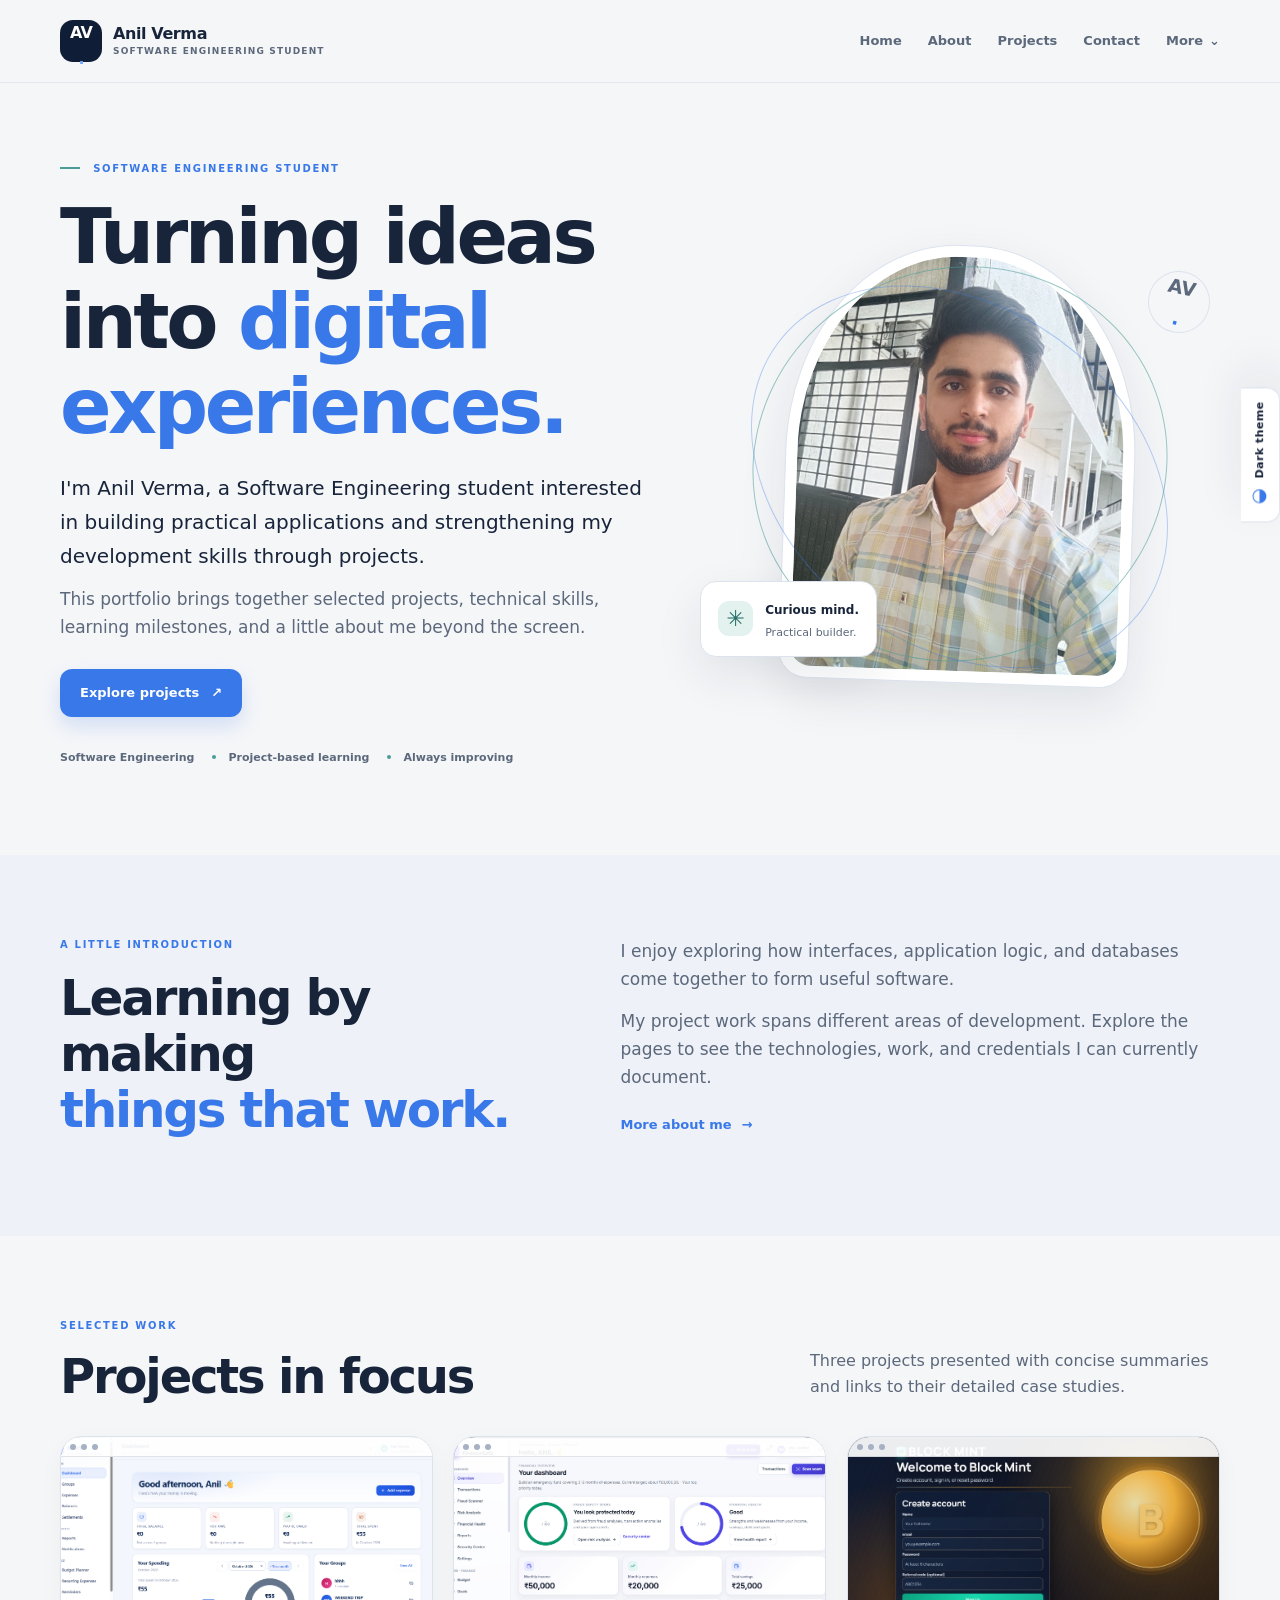
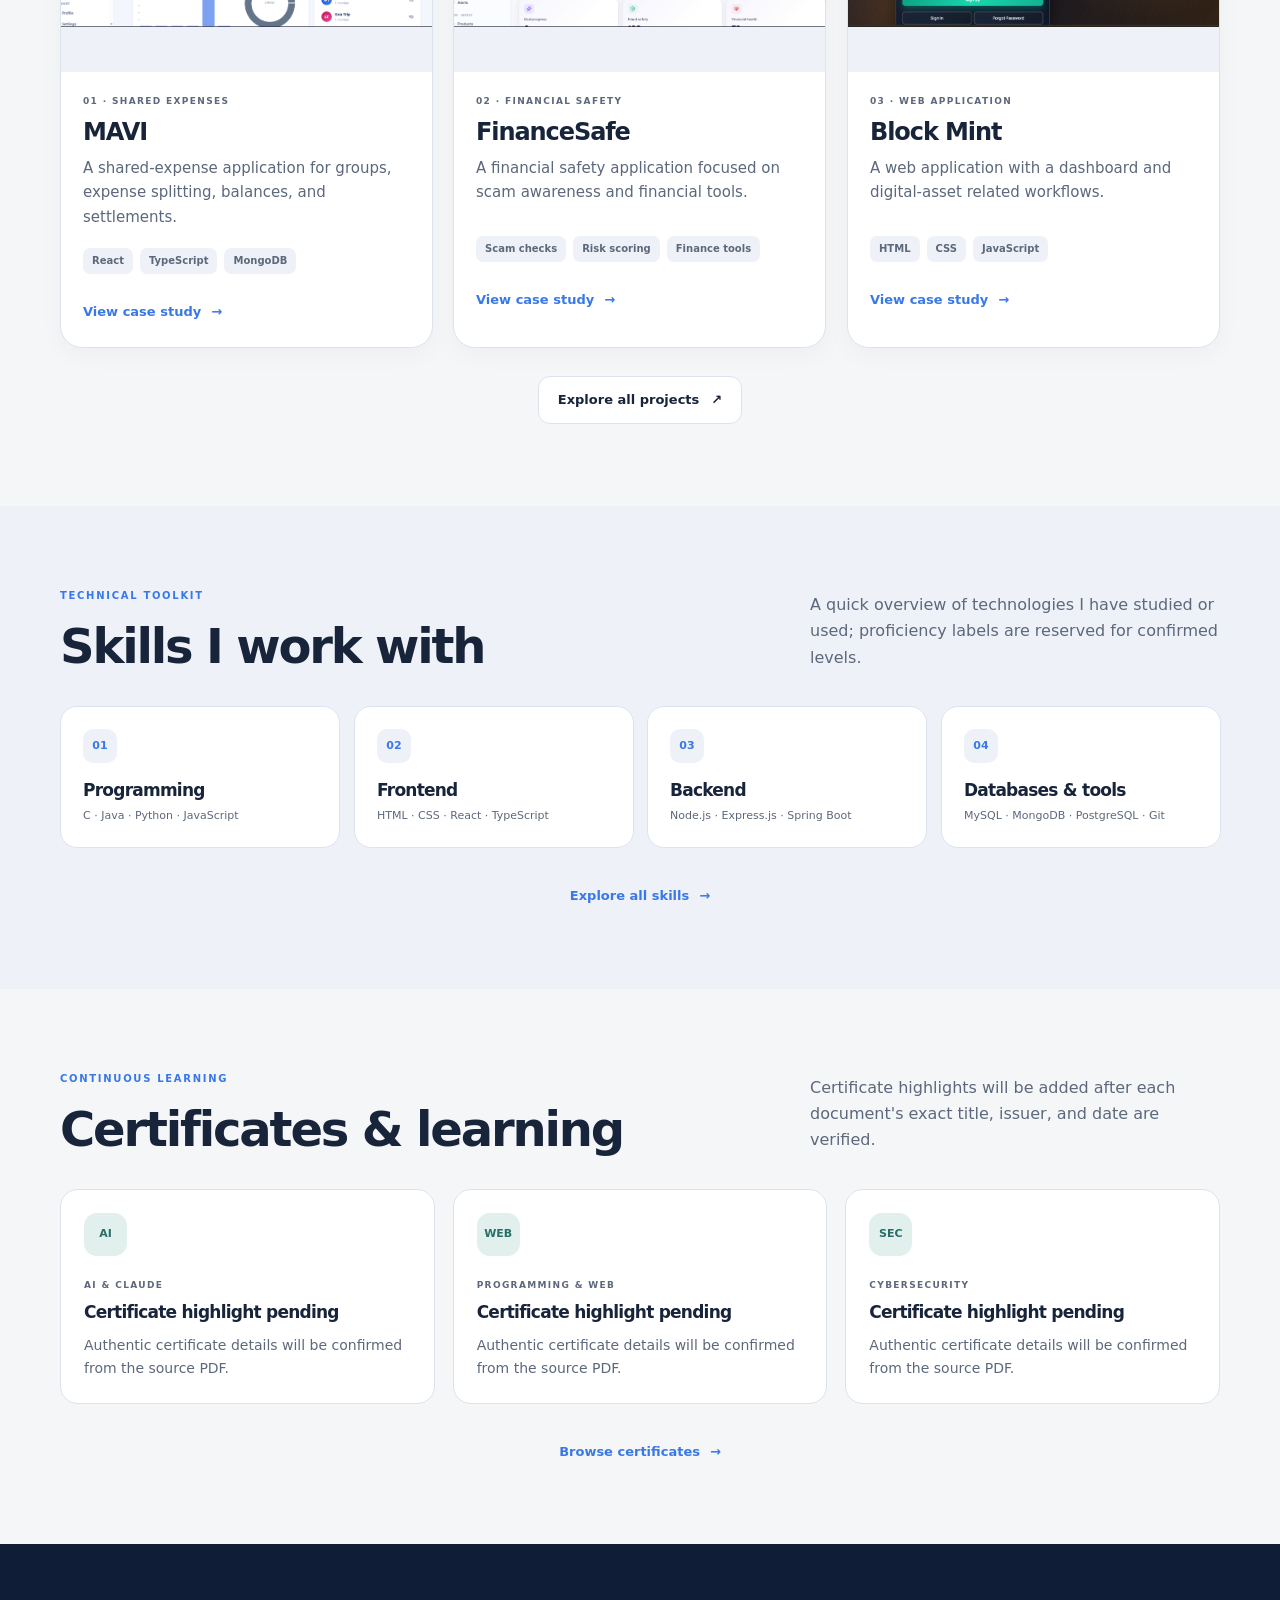
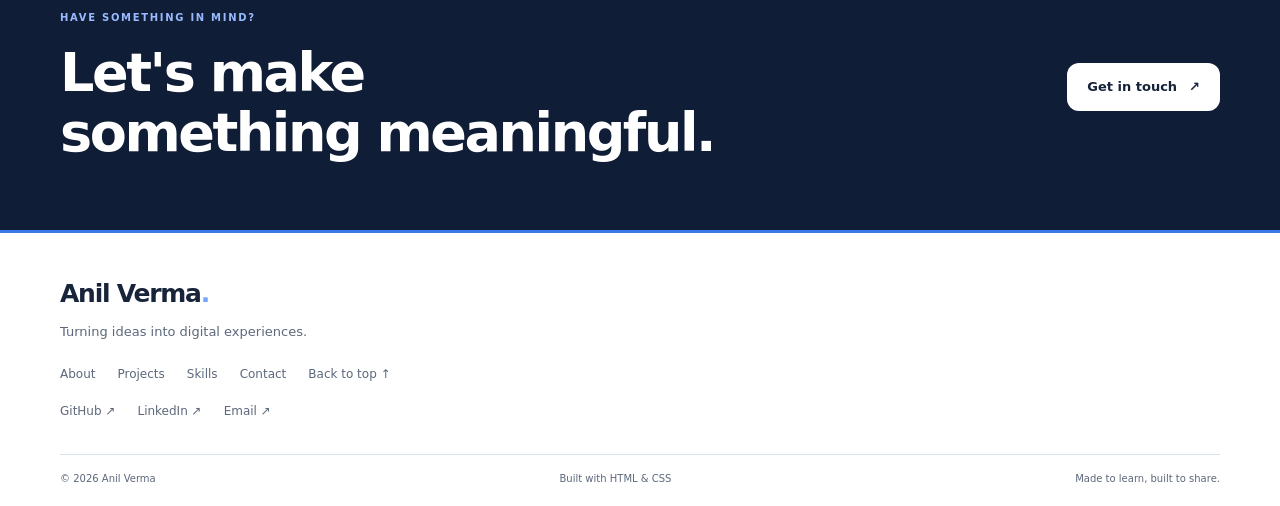
<file: index.html>
<!doctype html>
<html lang="en">
<head>
  <meta charset="utf-8">
  <meta name="viewport" content="width=device-width, initial-scale=1">
  <meta name="color-scheme" content="light dark">
  <meta name="description" content="Anil Verma — Software Engineering Student. Explore projects, skills, certificates, and interests.">
  <title>Home | Anil Verma</title>
  <link rel="stylesheet" href="css/style.css">
  <link rel="stylesheet" href="css/responsive.css">
  <link rel="stylesheet" href="css/animations.css">
</head>
<body>
<a class="skip-link" href="#main-content">Skip to content</a>
<input class="theme-toggle-input" type="checkbox" id="theme-toggle" aria-label="Enable dark theme">
<div class="site-shell" id="top">
  <header class="site-header"><div class="nav-wrap">
    <a class="brand" href="index.html" aria-label="Anil Verma home"><span class="brand-mark">AV<span>.</span></span><span class="brand-name">Anil Verma<small>SOFTWARE ENGINEERING STUDENT</small></span></a>
    <nav class="desktop-nav" aria-label="Main navigation"><a href="index.html">Home</a><a href="about.html">About</a><a href="projects.html">Projects</a><a href="contact.html">Contact</a><details class="nav-more"><summary>More <span aria-hidden="true">⌄</span></summary><div class="nav-dropdown"><a href="skills.html">Skills</a><a href="certificates.html">Certificates</a><a href="experience.html">Experience</a><a href="hobbies.html">Hobbies</a></div></details></nav>
    <details class="mobile-menu"><summary aria-label="Open navigation menu"><span></span><span></span><span></span><b>Menu</b></summary><nav aria-label="Mobile navigation"><a href="index.html">Home</a><a href="about.html">About</a><a href="skills.html">Skills</a><a href="projects.html">Projects</a><a href="certificates.html">Certificates</a><a href="experience.html">Experience</a><a href="hobbies.html">Hobbies</a><a href="contact.html">Contact</a></nav></details>
  </div></header>
  <label class="theme-toggle" for="theme-toggle"><span class="theme-toggle-icon" aria-hidden="true">◐</span><span class="theme-toggle-label">Dark theme</span></label>
  <main id="main-content" tabindex="-1">
<section class="hero section-wrap" id="top">
  <div class="hero-copy">
    <p class="eyebrow"><span class="eyebrow-mark"></span> SOFTWARE ENGINEERING STUDENT</p>
    <h1>Turning ideas into <span class="text-accent">digital experiences.</span></h1>
    <p class="hero-lead">I'm Anil Verma, a Software Engineering student interested in building practical applications and strengthening my development skills through projects.</p>
    <p class="hero-support">This portfolio brings together selected projects, technical skills, learning milestones, and a little about me beyond the screen.</p>
    <div class="button-row"><a class="button button-primary" href="projects.html">Explore projects <span aria-hidden="true">↗</span></a></div>
    <div class="hero-meta"><span>Software Engineering</span><span>Project-based learning</span><span>Always improving</span></div>
  </div>
  <div class="hero-visual">
    <div class="hero-photo-frame"><img src="assets/images/profile/profile-portrait.jpg" alt="Portrait of Anil Verma" class="hero-photo"><span class="photo-orbit orbit-one"></span><span class="photo-orbit orbit-two"></span></div>
    <div class="floating-note"><span class="note-symbol" aria-hidden="true">✳</span><div><strong>Curious mind.</strong><p>Practical builder.</p></div></div>
    <span class="hero-stamp" aria-hidden="true">AV<span>.</span></span>
  </div>
</section>
<section class="section section-soft"><div class="section-wrap intro-grid"><div><p class="eyebrow">A LITTLE INTRODUCTION</p><h2>Learning by making<br><span class="text-accent">things that work.</span></h2></div><div class="intro-copy"><p>I enjoy exploring how interfaces, application logic, and databases come together to form useful software.</p><p>My project work spans different areas of development. Explore the pages to see the technologies, work, and credentials I can currently document.</p><a class="text-link" href="about.html">More about me <span aria-hidden="true">→</span></a></div></div></section>
<section class="section section-wrap"><div class="section-heading"><div><p class="eyebrow">SELECTED WORK</p><h2>Projects in focus</h2></div><p class="section-intro">Three projects presented with concise summaries and links to their detailed case studies.</p></div>
  <div class="project-grid home-project-grid">
    <article class="project-card"><a class="project-preview project-preview-image" href="projects.html#mavi" aria-label="View MAVI case study"><span class="preview-window" aria-hidden="true"><i></i><i></i><i></i></span><img src="assets/images/projects/mavi-dashboard.png" alt="MAVI dashboard showing the spending summary, balances, and groups." loading="lazy"></a><div class="project-card-body"><p class="card-kicker">01 · SHARED EXPENSES</p><h3>MAVI</h3><p>A shared-expense application for groups, expense splitting, balances, and settlements.</p><div class="tag-row"><span>React</span><span>TypeScript</span><span>MongoDB</span></div><a class="text-link" href="projects.html#mavi">View case study <span aria-hidden="true">→</span></a></div></article>
    <article class="project-card"><a class="project-preview project-preview-image" href="projects.html#financesafe" aria-label="View FinanceSafe case study"><span class="preview-window" aria-hidden="true"><i></i><i></i><i></i></span><img src="assets/images/projects/financesafe-dashboard.png" alt="FinanceSafe dashboard showing fraud safety and financial health." loading="lazy"></a><div class="project-card-body"><p class="card-kicker">02 · FINANCIAL SAFETY</p><h3>FinanceSafe</h3><p>A financial safety application focused on scam awareness and financial tools.</p><div class="tag-row"><span>Scam checks</span><span>Risk scoring</span><span>Finance tools</span></div><a class="text-link" href="projects.html#financesafe">View case study <span aria-hidden="true">→</span></a></div></article>
    <article class="project-card"><a class="project-preview project-preview-image" href="projects.html#block-mint" aria-label="View Block Mint case study"><span class="preview-window" aria-hidden="true"><i></i><i></i><i></i></span><img src="assets/images/projects/block-mint-signup.png" alt="Block Mint account creation interface." loading="lazy"></a><div class="project-card-body"><p class="card-kicker">03 · WEB APPLICATION</p><h3>Block Mint</h3><p>A web application with a dashboard and digital-asset related workflows.</p><div class="tag-row"><span>HTML</span><span>CSS</span><span>JavaScript</span></div><a class="text-link" href="projects.html#block-mint">View case study <span aria-hidden="true">→</span></a></div></article>
  </div><div class="section-end-link"><a class="button button-secondary" href="projects.html">Explore all projects <span aria-hidden="true">↗</span></a></div>
</section>
<section class="section section-soft"><div class="section-wrap"><div class="section-heading"><div><p class="eyebrow">TECHNICAL TOOLKIT</p><h2>Skills I work with</h2></div><p class="section-intro">A quick overview of technologies I have studied or used; proficiency labels are reserved for confirmed levels.</p></div><div class="skill-preview-grid"><a class="skill-preview" href="skills.html#programming"><span class="skill-number">01</span><h3>Programming</h3><p>C · Java · Python · JavaScript</p></a><a class="skill-preview" href="skills.html#frontend"><span class="skill-number">02</span><h3>Frontend</h3><p>HTML · CSS · React · TypeScript</p></a><a class="skill-preview" href="skills.html#backend"><span class="skill-number">03</span><h3>Backend</h3><p>Node.js · Express.js · Spring Boot</p></a><a class="skill-preview" href="skills.html#databases"><span class="skill-number">04</span><h3>Databases & tools</h3><p>MySQL · MongoDB · PostgreSQL · Git</p></a></div><div class="section-end-link"><a class="text-link" href="skills.html">Explore all skills <span aria-hidden="true">→</span></a></div></div></section>
<section class="section section-wrap"><div class="section-heading"><div><p class="eyebrow">CONTINUOUS LEARNING</p><h2>Certificates & learning</h2></div><p class="section-intro">Certificate highlights will be added after each document's exact title, issuer, and date are verified.</p></div><div class="certificate-highlight-grid"><article class="certificate-highlight"><span class="highlight-mark">AI</span><p class="card-kicker">AI & CLAUDE</p><h3>Certificate highlight pending</h3><p>Authentic certificate details will be confirmed from the source PDF.</p></article><article class="certificate-highlight"><span class="highlight-mark">WEB</span><p class="card-kicker">PROGRAMMING & WEB</p><h3>Certificate highlight pending</h3><p>Authentic certificate details will be confirmed from the source PDF.</p></article><article class="certificate-highlight"><span class="highlight-mark">SEC</span><p class="card-kicker">CYBERSECURITY</p><h3>Certificate highlight pending</h3><p>Authentic certificate details will be confirmed from the source PDF.</p></article></div><div class="section-end-link"><a class="text-link" href="certificates.html">Browse certificates <span aria-hidden="true">→</span></a></div></section>
<section class="contact-cta"><div class="section-wrap cta-inner"><div><p class="eyebrow eyebrow-light">HAVE SOMETHING IN MIND?</p><h2>Let's make<br>something meaningful.</h2></div><a class="button button-light" href="contact.html">Get in touch <span aria-hidden="true">↗</span></a></div></section>
</main>
  <footer class="site-footer"><div class="section-wrap footer-main"><a class="footer-brand" href="index.html">Anil Verma<span>.</span></a><p>Turning ideas into digital experiences.</p><nav class="footer-links" aria-label="Footer navigation"><a href="about.html">About</a><a href="projects.html">Projects</a><a href="skills.html">Skills</a><a href="contact.html">Contact</a><a href="#top">Back to top ↑</a></nav><div class="footer-social"><a href="https://github.com/anil-4115/" target="_blank" rel="noopener noreferrer">GitHub ↗</a><a href="https://www.linkedin.com/in/anil-verma-aa297a3b1" target="_blank" rel="noopener noreferrer">LinkedIn ↗</a><a href="mailto:202401100015@mitaoe.ac.in">Email ↗</a></div></div><div class="footer-bottom section-wrap"><span>© 2026 Anil Verma</span><span>Built with HTML & CSS</span><span>Made to learn, built to share.</span></div></footer>
</div>
</body>
</html>
</file>
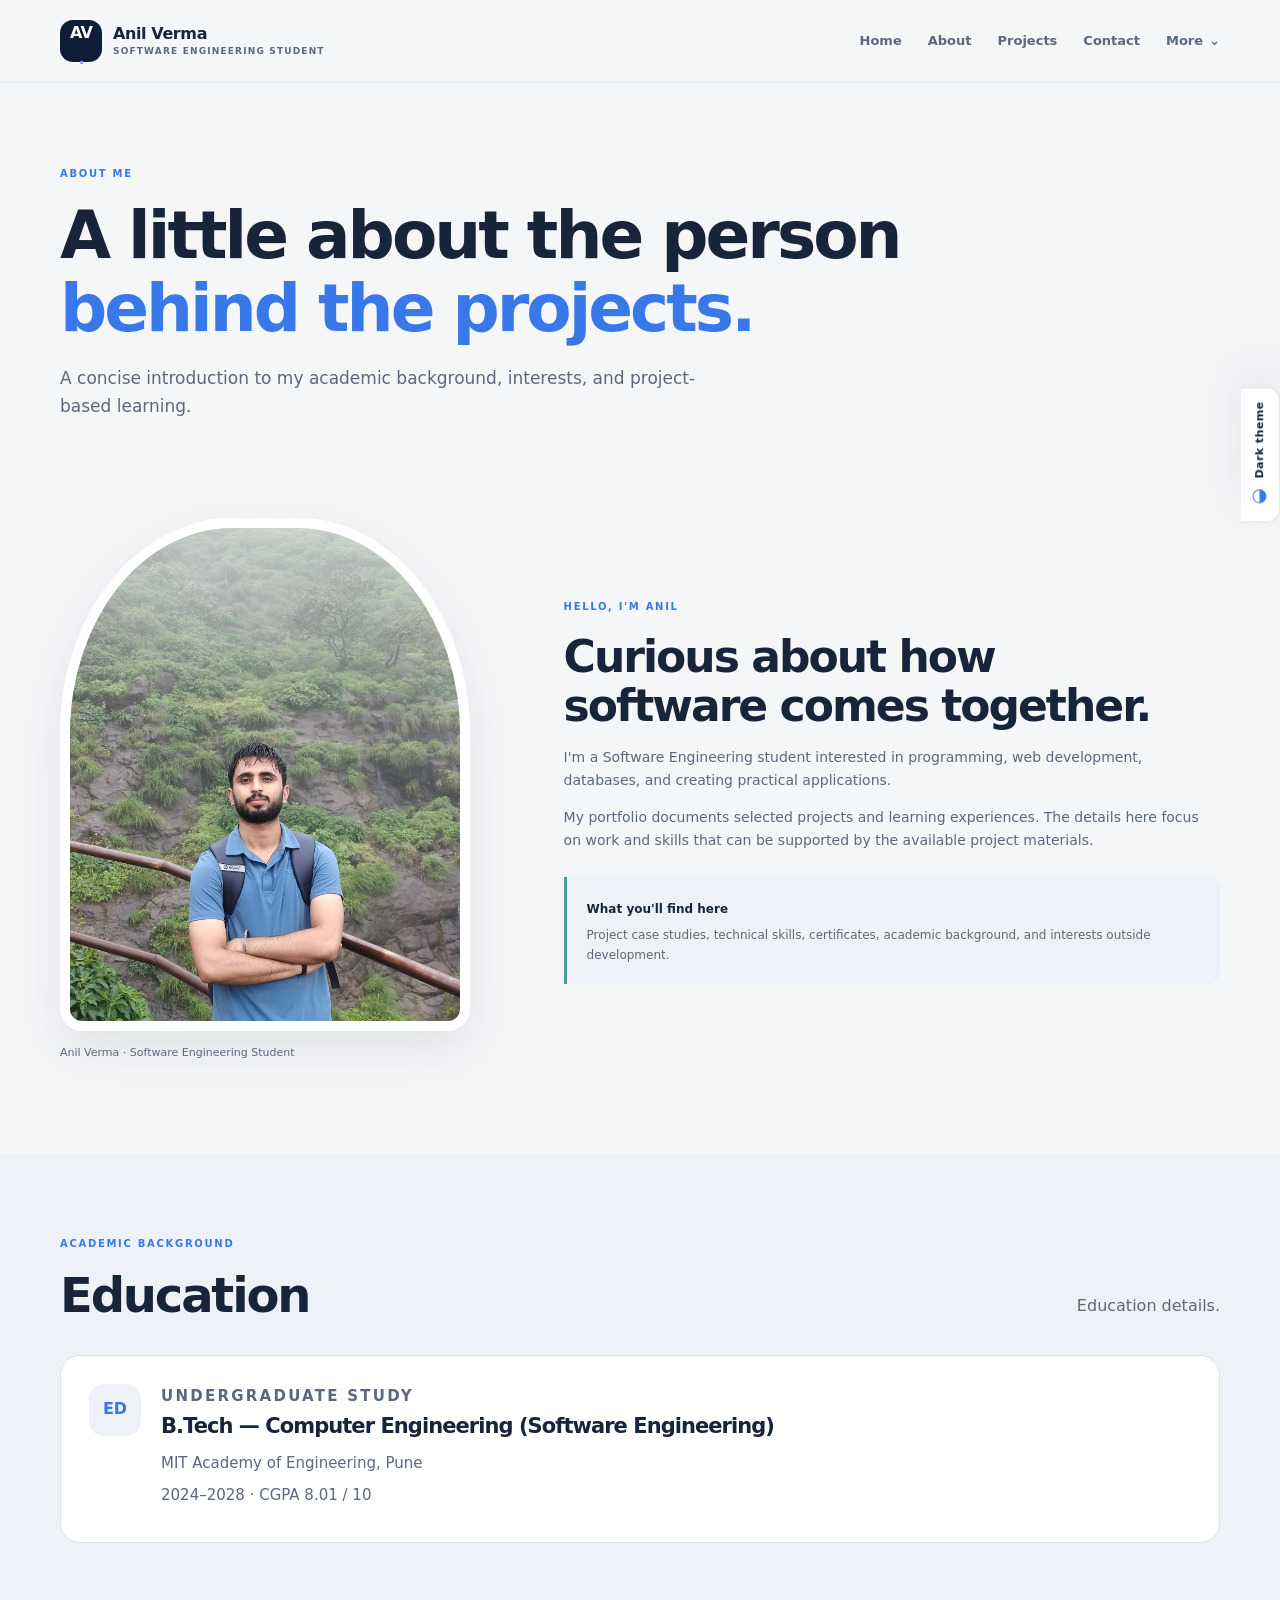
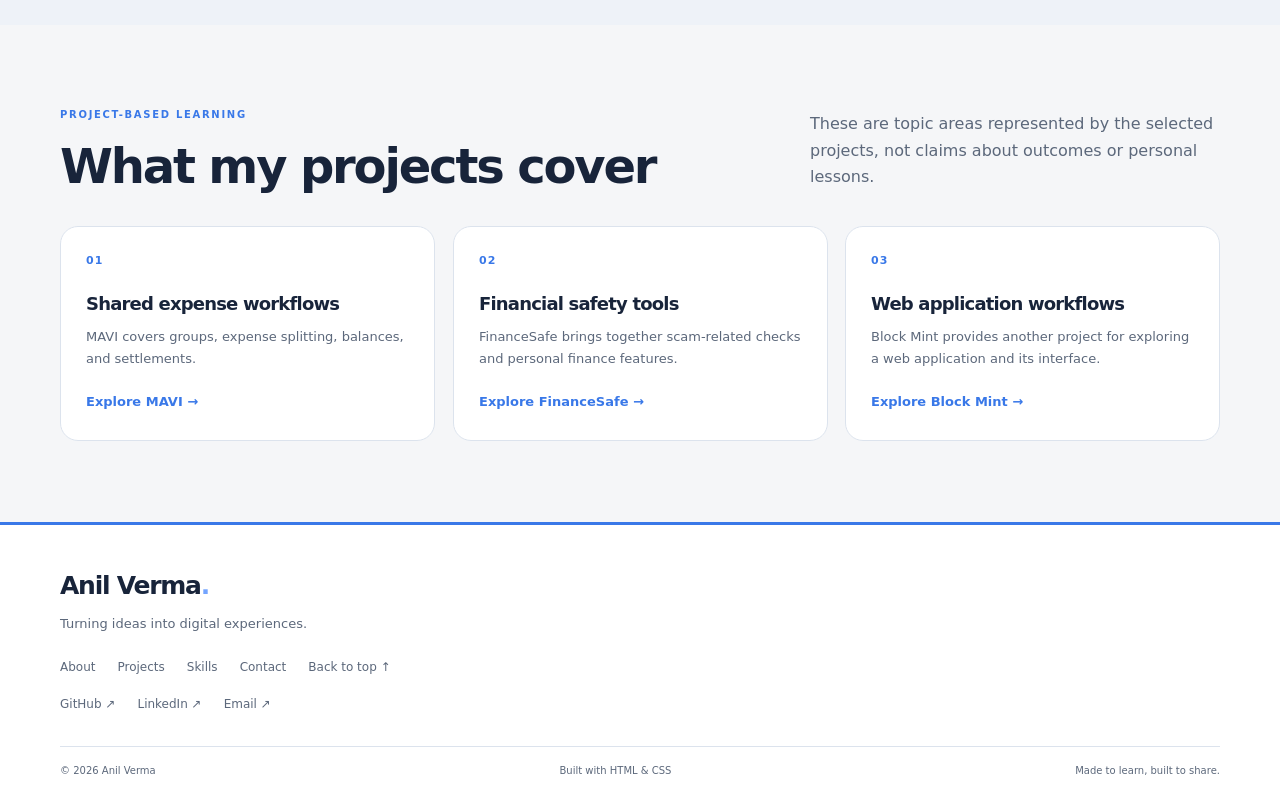
<file: about.html>
<!doctype html>
<html lang="en">
<head>
  <meta charset="utf-8">
  <meta name="viewport" content="width=device-width, initial-scale=1">
  <meta name="color-scheme" content="light dark">
  <meta name="description" content="Anil Verma — Software Engineering Student. Explore projects, skills, certificates, and interests.">
  <title>About | Anil Verma</title>
  <link rel="stylesheet" href="css/style.css">
  <link rel="stylesheet" href="css/responsive.css">
  <link rel="stylesheet" href="css/animations.css">
</head>
<body>
<a class="skip-link" href="#main-content">Skip to content</a>
<input class="theme-toggle-input" type="checkbox" id="theme-toggle" aria-label="Enable dark theme">
<div class="site-shell" id="top">
  <header class="site-header"><div class="nav-wrap">
    <a class="brand" href="index.html" aria-label="Anil Verma home"><span class="brand-mark">AV<span>.</span></span><span class="brand-name">Anil Verma<small>SOFTWARE ENGINEERING STUDENT</small></span></a>
    <nav class="desktop-nav" aria-label="Main navigation"><a href="index.html">Home</a><a href="about.html">About</a><a href="projects.html">Projects</a><a href="contact.html">Contact</a><details class="nav-more"><summary>More <span aria-hidden="true">⌄</span></summary><div class="nav-dropdown"><a href="skills.html">Skills</a><a href="certificates.html">Certificates</a><a href="experience.html">Experience</a><a href="hobbies.html">Hobbies</a></div></details></nav>
    <details class="mobile-menu"><summary aria-label="Open navigation menu"><span></span><span></span><span></span><b>Menu</b></summary><nav aria-label="Mobile navigation"><a href="index.html">Home</a><a href="about.html">About</a><a href="skills.html">Skills</a><a href="projects.html">Projects</a><a href="certificates.html">Certificates</a><a href="experience.html">Experience</a><a href="hobbies.html">Hobbies</a><a href="contact.html">Contact</a></nav></details>
  </div></header>
  <label class="theme-toggle" for="theme-toggle"><span class="theme-toggle-icon" aria-hidden="true">◐</span><span class="theme-toggle-label">Dark theme</span></label>
  <main id="main-content" tabindex="-1">
<section class="page-hero section-wrap"><p class="eyebrow">ABOUT ME</p><h1>A little about the person<br><span class="text-accent">behind the projects.</span></h1><p class="page-lead">A concise introduction to my academic background, interests, and project-based learning.</p></section>
<section class="section section-wrap about-profile-grid"><div class="about-image-wrap"><img src="assets/images/profile/profile-outdoor-2.jpg" alt="Anil Verma outdoors" loading="lazy"><span class="image-caption">Anil Verma · Software Engineering Student</span></div><div class="about-text"><p class="eyebrow">HELLO, I'M ANIL</p><h2>Curious about how<br>software comes together.</h2><p>I'm a Software Engineering student interested in programming, web development, databases, and creating practical applications.</p><p>My portfolio documents selected projects and learning experiences. The details here focus on work and skills that can be supported by the available project materials.</p><div class="info-note"><strong>What you'll find here</strong><p>Project case studies, technical skills, certificates, academic background, and interests outside development.</p></div></div></section>
<section class="section section-soft"><div class="section-wrap"><div class="section-heading"><div><p class="eyebrow">ACADEMIC BACKGROUND</p><h2>Education</h2></div><p class="section-intro">Education details.</p></div><article class="education-card"><span class="education-symbol">ED</span><div><p class="card-kicker">UNDERGRADUATE STUDY</p><h3>B.Tech — Computer Engineering (Software Engineering)</h3><p>MIT Academy of Engineering, Pune</p><p class="muted">2024–2028 · CGPA 8.01 / 10</p></div></article></div></section>
<section class="section section-wrap"><div class="section-heading"><div><p class="eyebrow">PROJECT-BASED LEARNING</p><h2>What my projects cover</h2></div><p class="section-intro">These are topic areas represented by the selected projects, not claims about outcomes or personal lessons.</p></div><div class="learning-grid"><article class="learning-card"><span class="learning-index">01</span><h3>Shared expense workflows</h3><p>MAVI covers groups, expense splitting, balances, and settlements.</p><a class="text-link" href="projects.html#mavi">Explore MAVI →</a></article><article class="learning-card"><span class="learning-index">02</span><h3>Financial safety tools</h3><p>FinanceSafe brings together scam-related checks and personal finance features.</p><a class="text-link" href="projects.html#financesafe">Explore FinanceSafe →</a></article><article class="learning-card"><span class="learning-index">03</span><h3>Web application workflows</h3><p>Block Mint provides another project for exploring a web application and its interface.</p><a class="text-link" href="projects.html#block-mint">Explore Block Mint →</a></article></div></section>
</main>
  <footer class="site-footer"><div class="section-wrap footer-main"><a class="footer-brand" href="index.html">Anil Verma<span>.</span></a><p>Turning ideas into digital experiences.</p><nav class="footer-links" aria-label="Footer navigation"><a href="about.html">About</a><a href="projects.html">Projects</a><a href="skills.html">Skills</a><a href="contact.html">Contact</a><a href="#top">Back to top ↑</a></nav><div class="footer-social"><a href="https://github.com/anil-4115/" target="_blank" rel="noopener noreferrer">GitHub ↗</a><a href="https://www.linkedin.com/in/anil-verma-aa297a3b1" target="_blank" rel="noopener noreferrer">LinkedIn ↗</a><a href="mailto:202401100015@mitaoe.ac.in">Email ↗</a></div></div><div class="footer-bottom section-wrap"><span>© 2026 Anil Verma</span><span>Built with HTML & CSS</span><span>Made to learn, built to share.</span></div></footer>
</div>
</body>
</html>
</file>
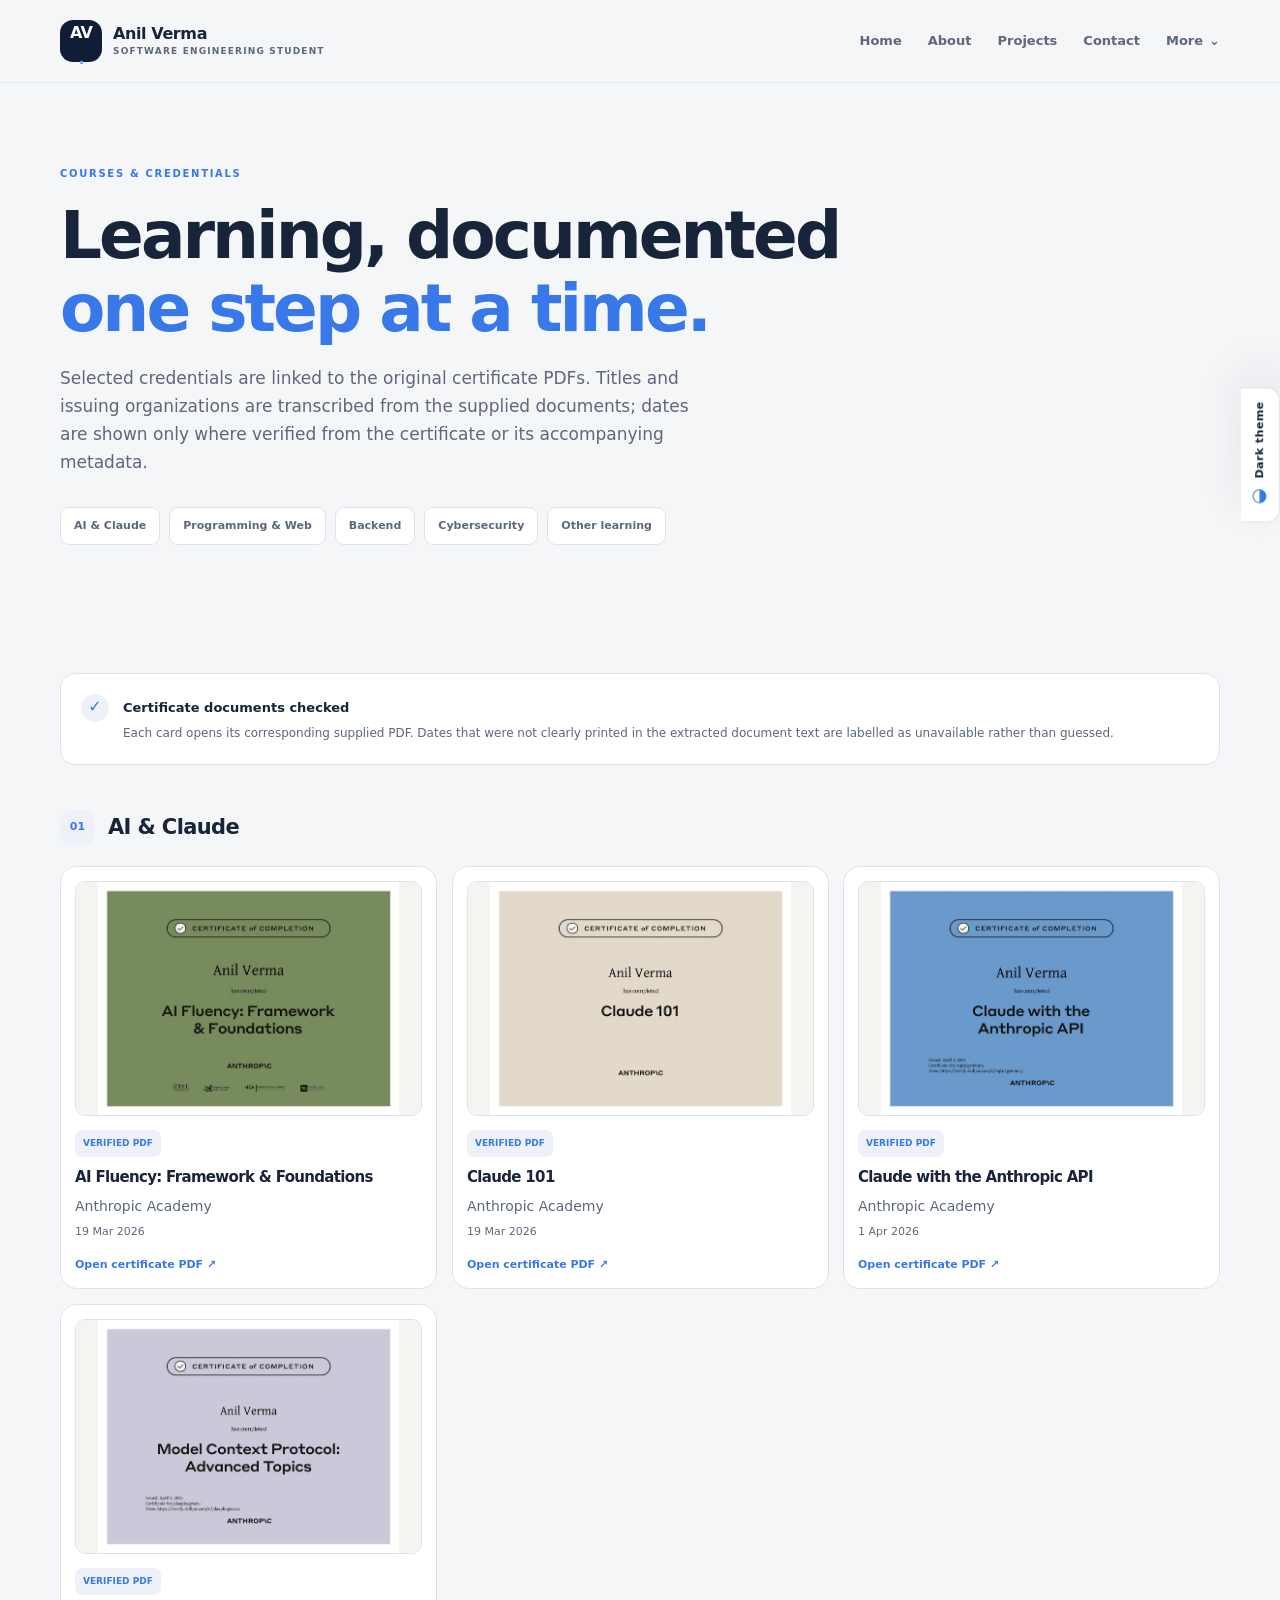
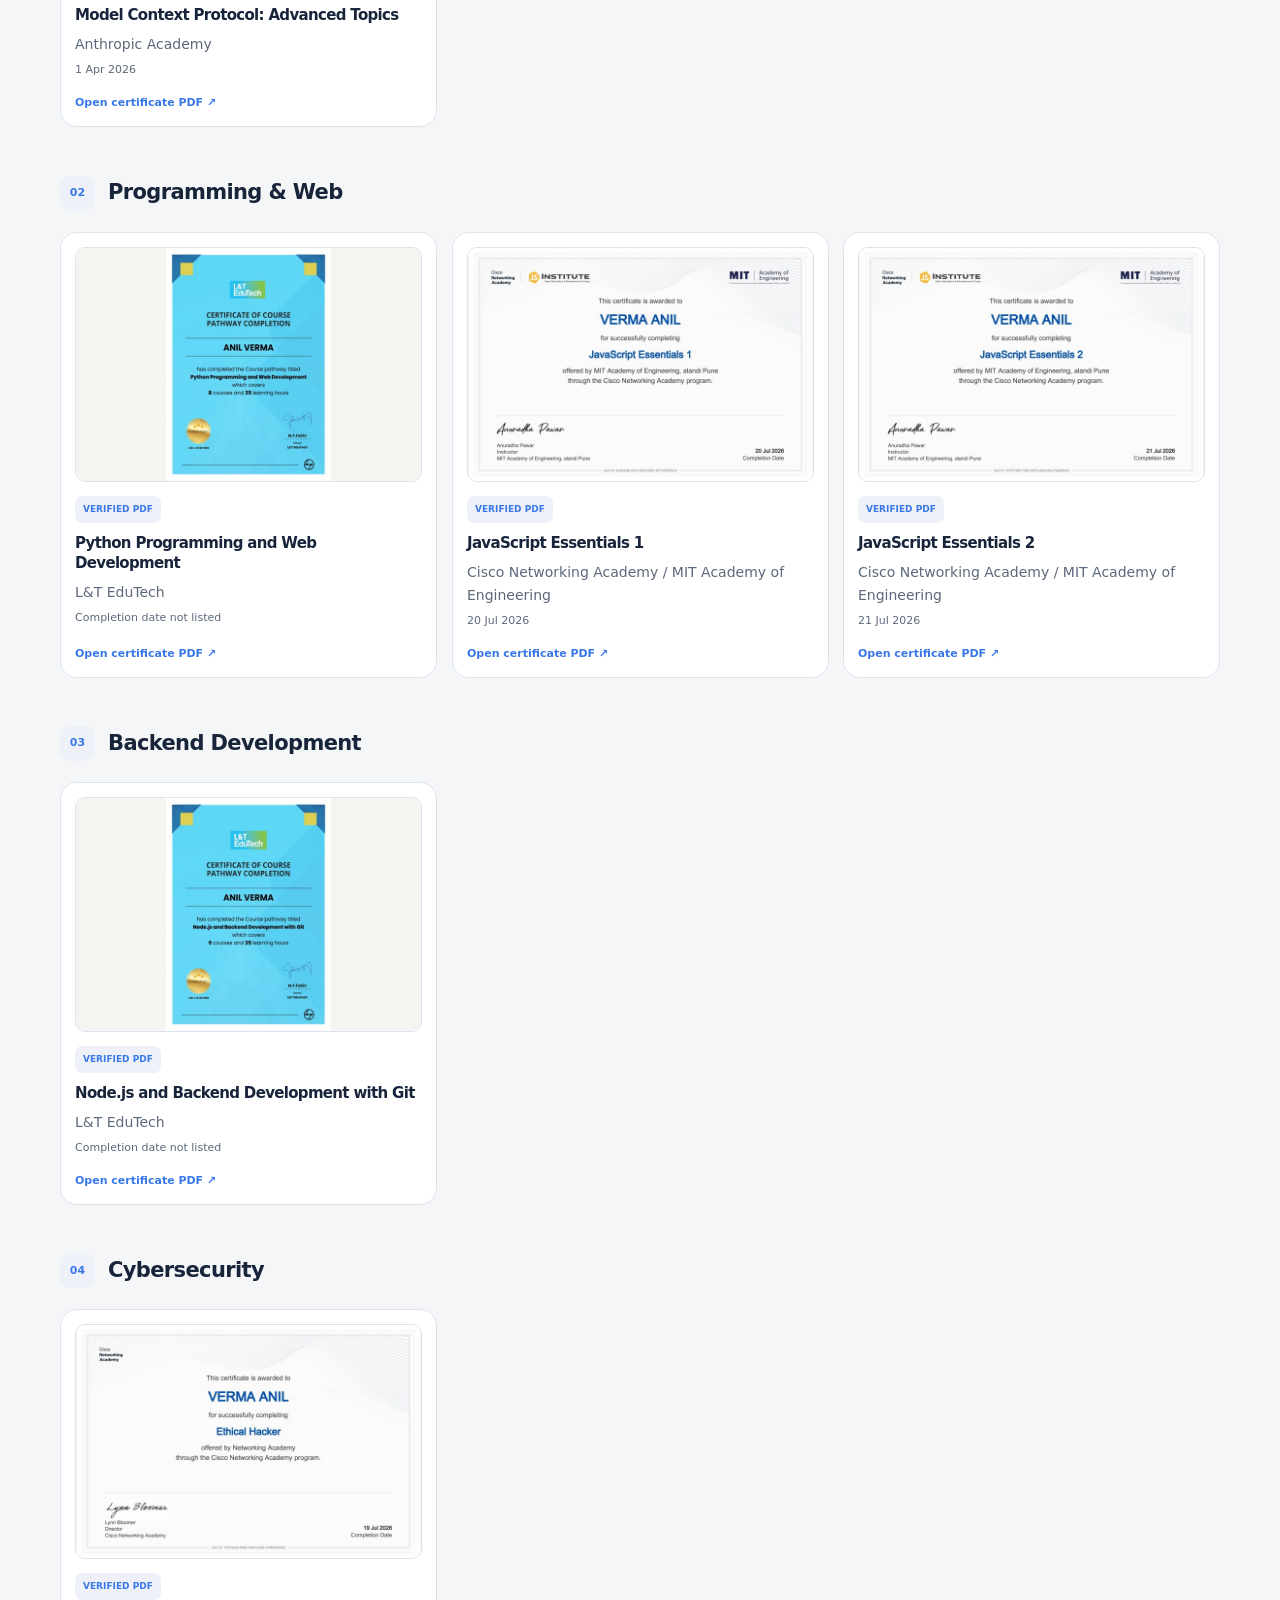
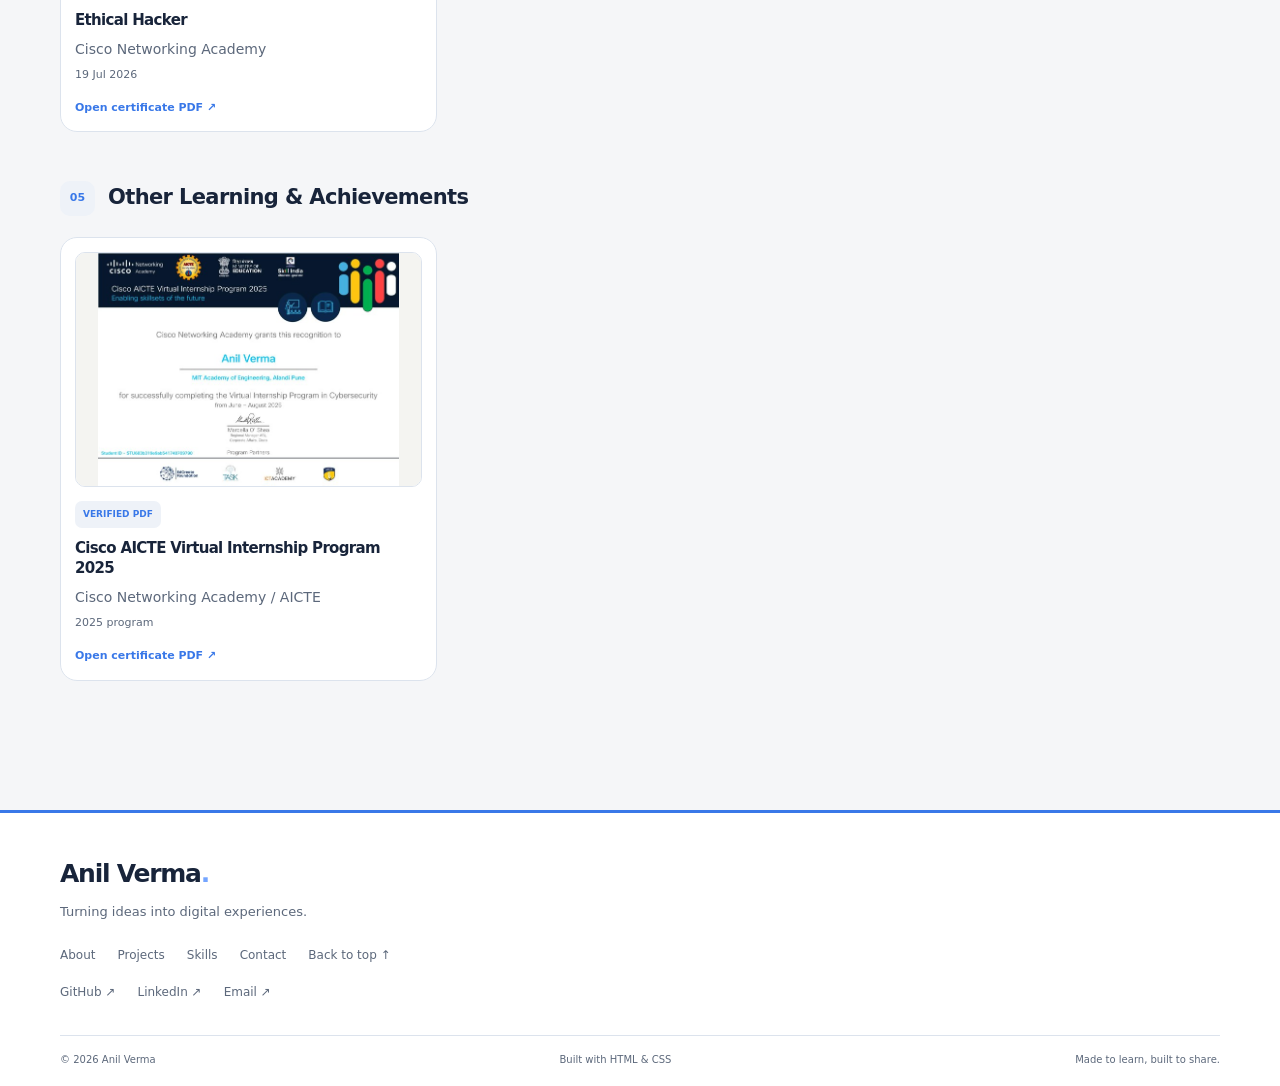
<file: certificates.html>
<!doctype html>
<html lang="en">
<head>
  <meta charset="utf-8">
  <meta name="viewport" content="width=device-width, initial-scale=1">
  <meta name="color-scheme" content="light dark">
  <meta name="description" content="Anil Verma — Software Engineering Student. Explore projects, skills, certificates, and interests.">
  <title>Certificates | Anil Verma</title>
  <link rel="stylesheet" href="css/style.css">
  <link rel="stylesheet" href="css/responsive.css">
  <link rel="stylesheet" href="css/animations.css">
</head>
<body>
<a class="skip-link" href="#main-content">Skip to content</a>
<input class="theme-toggle-input" type="checkbox" id="theme-toggle" aria-label="Enable dark theme">
<div class="site-shell" id="top">
  <header class="site-header"><div class="nav-wrap">
    <a class="brand" href="index.html" aria-label="Anil Verma home"><span class="brand-mark">AV<span>.</span></span><span class="brand-name">Anil Verma<small>SOFTWARE ENGINEERING STUDENT</small></span></a>
    <nav class="desktop-nav" aria-label="Main navigation"><a href="index.html">Home</a><a href="about.html">About</a><a href="projects.html">Projects</a><a href="contact.html">Contact</a><details class="nav-more"><summary>More <span aria-hidden="true">⌄</span></summary><div class="nav-dropdown"><a href="skills.html">Skills</a><a href="certificates.html">Certificates</a><a href="experience.html">Experience</a><a href="hobbies.html">Hobbies</a></div></details></nav>
    <details class="mobile-menu"><summary aria-label="Open navigation menu"><span></span><span></span><span></span><b>Menu</b></summary><nav aria-label="Mobile navigation"><a href="index.html">Home</a><a href="about.html">About</a><a href="skills.html">Skills</a><a href="projects.html">Projects</a><a href="certificates.html">Certificates</a><a href="experience.html">Experience</a><a href="hobbies.html">Hobbies</a><a href="contact.html">Contact</a></nav></details>
  </div></header>
  <label class="theme-toggle" for="theme-toggle"><span class="theme-toggle-icon" aria-hidden="true">◐</span><span class="theme-toggle-label">Dark theme</span></label>
  <main id="main-content" tabindex="-1">
<section class="page-hero section-wrap"><p class="eyebrow">COURSES & CREDENTIALS</p><h1>Learning, documented<br><span class="text-accent">one step at a time.</span></h1><p class="page-lead">Selected credentials are linked to the original certificate PDFs. Titles and issuing organizations are transcribed from the supplied documents; dates are shown only where verified from the certificate or its accompanying metadata.</p><nav class="category-jump" aria-label="Certificate categories"><a href="#ai-claude">AI & Claude</a><a href="#programming-web">Programming & Web</a><a href="#backend">Backend</a><a href="#cybersecurity">Cybersecurity</a><a href="#other-learning">Other learning</a></nav></section>
<section class="section section-wrap"><div class="certificate-notice"><span class="notice-symbol" aria-hidden="true">✓</span><div><strong>Certificate documents checked</strong><p>Each card opens its corresponding supplied PDF. Dates that were not clearly printed in the extracted document text are labelled as unavailable rather than guessed.</p></div></div><section class="certificate-category" id="ai-claude"><div class="category-heading"><span>01</span><h2>AI & Claude</h2></div><div class="certificate-grid"><article class="certificate-card certificate-card-verified"><a class="certificate-preview-link" href="assets/certificates/verified/ai-fluency-framework-foundations.pdf" target="_blank" rel="noopener noreferrer" aria-label="Open certificate PDF: AI Fluency: Framework & Foundations"><img class="certificate-preview-image" src="assets/certificates/previews/ai-fluency-framework-foundations.jpg" alt="Preview of AI Fluency: Framework & Foundations certificate" loading="lazy"></a><span class="certificate-badge">VERIFIED PDF</span><h3>AI Fluency: Framework & Foundations</h3><p>Anthropic Academy</p><p class="certificate-date">19 Mar 2026</p><a class="text-link" href="assets/certificates/verified/ai-fluency-framework-foundations.pdf" target="_blank" rel="noopener noreferrer">Open certificate PDF ↗</a></article><article class="certificate-card certificate-card-verified"><a class="certificate-preview-link" href="assets/certificates/verified/claude-101.pdf" target="_blank" rel="noopener noreferrer" aria-label="Open certificate PDF: Claude 101"><img class="certificate-preview-image" src="assets/certificates/previews/claude-101.jpg" alt="Preview of Claude 101 certificate" loading="lazy"></a><span class="certificate-badge">VERIFIED PDF</span><h3>Claude 101</h3><p>Anthropic Academy</p><p class="certificate-date">19 Mar 2026</p><a class="text-link" href="assets/certificates/verified/claude-101.pdf" target="_blank" rel="noopener noreferrer">Open certificate PDF ↗</a></article><article class="certificate-card certificate-card-verified"><a class="certificate-preview-link" href="assets/certificates/verified/claude-with-the-anthropic-api.pdf" target="_blank" rel="noopener noreferrer" aria-label="Open certificate PDF: Claude with the Anthropic API"><img class="certificate-preview-image" src="assets/certificates/previews/claude-with-the-anthropic-api.jpg" alt="Preview of Claude with the Anthropic API certificate" loading="lazy"></a><span class="certificate-badge">VERIFIED PDF</span><h3>Claude with the Anthropic API</h3><p>Anthropic Academy</p><p class="certificate-date">1 Apr 2026</p><a class="text-link" href="assets/certificates/verified/claude-with-the-anthropic-api.pdf" target="_blank" rel="noopener noreferrer">Open certificate PDF ↗</a></article><article class="certificate-card certificate-card-verified"><a class="certificate-preview-link" href="assets/certificates/verified/model-context-protocol-advanced-topics.pdf" target="_blank" rel="noopener noreferrer" aria-label="Open certificate PDF: Model Context Protocol: Advanced Topics"><img class="certificate-preview-image" src="assets/certificates/previews/model-context-protocol-advanced-topics.jpg" alt="Preview of Model Context Protocol: Advanced Topics certificate" loading="lazy"></a><span class="certificate-badge">VERIFIED PDF</span><h3>Model Context Protocol: Advanced Topics</h3><p>Anthropic Academy</p><p class="certificate-date">1 Apr 2026</p><a class="text-link" href="assets/certificates/verified/model-context-protocol-advanced-topics.pdf" target="_blank" rel="noopener noreferrer">Open certificate PDF ↗</a></article></div></section><section class="certificate-category" id="programming-web"><div class="category-heading"><span>02</span><h2>Programming & Web</h2></div><div class="certificate-grid"><article class="certificate-card certificate-card-verified"><a class="certificate-preview-link" href="assets/certificates/verified/python-programming-and-web-development.pdf" target="_blank" rel="noopener noreferrer" aria-label="Open certificate PDF: Python Programming and Web Development"><img class="certificate-preview-image" src="assets/certificates/previews/python-programming-and-web-development.jpg" alt="Preview of Python Programming and Web Development certificate" loading="lazy"></a><span class="certificate-badge">VERIFIED PDF</span><h3>Python Programming and Web Development</h3><p>L&T EduTech</p><p class="certificate-date">Completion date not listed</p><a class="text-link" href="assets/certificates/verified/python-programming-and-web-development.pdf" target="_blank" rel="noopener noreferrer">Open certificate PDF ↗</a></article><article class="certificate-card certificate-card-verified"><a class="certificate-preview-link" href="assets/certificates/verified/javascript-essentials-1.pdf" target="_blank" rel="noopener noreferrer" aria-label="Open certificate PDF: JavaScript Essentials 1"><img class="certificate-preview-image" src="assets/certificates/previews/javascript-essentials-1.jpg" alt="Preview of JavaScript Essentials 1 certificate" loading="lazy"></a><span class="certificate-badge">VERIFIED PDF</span><h3>JavaScript Essentials 1</h3><p>Cisco Networking Academy / MIT Academy of Engineering</p><p class="certificate-date">20 Jul 2026</p><a class="text-link" href="assets/certificates/verified/javascript-essentials-1.pdf" target="_blank" rel="noopener noreferrer">Open certificate PDF ↗</a></article><article class="certificate-card certificate-card-verified"><a class="certificate-preview-link" href="assets/certificates/verified/javascript-essentials-2.pdf" target="_blank" rel="noopener noreferrer" aria-label="Open certificate PDF: JavaScript Essentials 2"><img class="certificate-preview-image" src="assets/certificates/previews/javascript-essentials-2.jpg" alt="Preview of JavaScript Essentials 2 certificate" loading="lazy"></a><span class="certificate-badge">VERIFIED PDF</span><h3>JavaScript Essentials 2</h3><p>Cisco Networking Academy / MIT Academy of Engineering</p><p class="certificate-date">21 Jul 2026</p><a class="text-link" href="assets/certificates/verified/javascript-essentials-2.pdf" target="_blank" rel="noopener noreferrer">Open certificate PDF ↗</a></article></div></section><section class="certificate-category" id="backend"><div class="category-heading"><span>03</span><h2>Backend Development</h2></div><div class="certificate-grid"><article class="certificate-card certificate-card-verified"><a class="certificate-preview-link" href="assets/certificates/verified/node-js-and-backend-development-with-git.pdf" target="_blank" rel="noopener noreferrer" aria-label="Open certificate PDF: Node.js and Backend Development with Git"><img class="certificate-preview-image" src="assets/certificates/previews/node-js-and-backend-development-with-git.jpg" alt="Preview of Node.js and Backend Development with Git certificate" loading="lazy"></a><span class="certificate-badge">VERIFIED PDF</span><h3>Node.js and Backend Development with Git</h3><p>L&T EduTech</p><p class="certificate-date">Completion date not listed</p><a class="text-link" href="assets/certificates/verified/node-js-and-backend-development-with-git.pdf" target="_blank" rel="noopener noreferrer">Open certificate PDF ↗</a></article></div></section><section class="certificate-category" id="cybersecurity"><div class="category-heading"><span>04</span><h2>Cybersecurity</h2></div><div class="certificate-grid"><article class="certificate-card certificate-card-verified"><a class="certificate-preview-link" href="assets/certificates/verified/ethical-hacker.pdf" target="_blank" rel="noopener noreferrer" aria-label="Open certificate PDF: Ethical Hacker"><img class="certificate-preview-image" src="assets/certificates/previews/ethical-hacker.jpg" alt="Preview of Ethical Hacker certificate" loading="lazy"></a><span class="certificate-badge">VERIFIED PDF</span><h3>Ethical Hacker</h3><p>Cisco Networking Academy</p><p class="certificate-date">19 Jul 2026</p><a class="text-link" href="assets/certificates/verified/ethical-hacker.pdf" target="_blank" rel="noopener noreferrer">Open certificate PDF ↗</a></article></div></section><section class="certificate-category" id="other-learning"><div class="category-heading"><span>05</span><h2>Other Learning & Achievements</h2></div><div class="certificate-grid"><article class="certificate-card certificate-card-verified"><a class="certificate-preview-link" href="assets/certificates/verified/cisco-aicte-virtual-internship-program-2025.pdf" target="_blank" rel="noopener noreferrer" aria-label="Open certificate PDF: Cisco AICTE Virtual Internship Program 2025"><img class="certificate-preview-image" src="assets/certificates/previews/cisco-aicte-virtual-internship-program-2025.jpg" alt="Preview of Cisco AICTE Virtual Internship Program 2025 certificate" loading="lazy"></a><span class="certificate-badge">VERIFIED PDF</span><h3>Cisco AICTE Virtual Internship Program 2025</h3><p>Cisco Networking Academy / AICTE</p><p class="certificate-date">2025 program</p><a class="text-link" href="assets/certificates/verified/cisco-aicte-virtual-internship-program-2025.pdf" target="_blank" rel="noopener noreferrer">Open certificate PDF ↗</a></article></div></section></section>
</main>
  <footer class="site-footer"><div class="section-wrap footer-main"><a class="footer-brand" href="index.html">Anil Verma<span>.</span></a><p>Turning ideas into digital experiences.</p><nav class="footer-links" aria-label="Footer navigation"><a href="about.html">About</a><a href="projects.html">Projects</a><a href="skills.html">Skills</a><a href="contact.html">Contact</a><a href="#top">Back to top ↑</a></nav><div class="footer-social"><a href="https://github.com/anil-4115/" target="_blank" rel="noopener noreferrer">GitHub ↗</a><a href="https://www.linkedin.com/in/anil-verma-aa297a3b1" target="_blank" rel="noopener noreferrer">LinkedIn ↗</a><a href="mailto:202401100015@mitaoe.ac.in">Email ↗</a></div></div><div class="footer-bottom section-wrap"><span>© 2026 Anil Verma</span><span>Built with HTML & CSS</span><span>Made to learn, built to share.</span></div></footer>
</div>
</body>
</html>
</file>
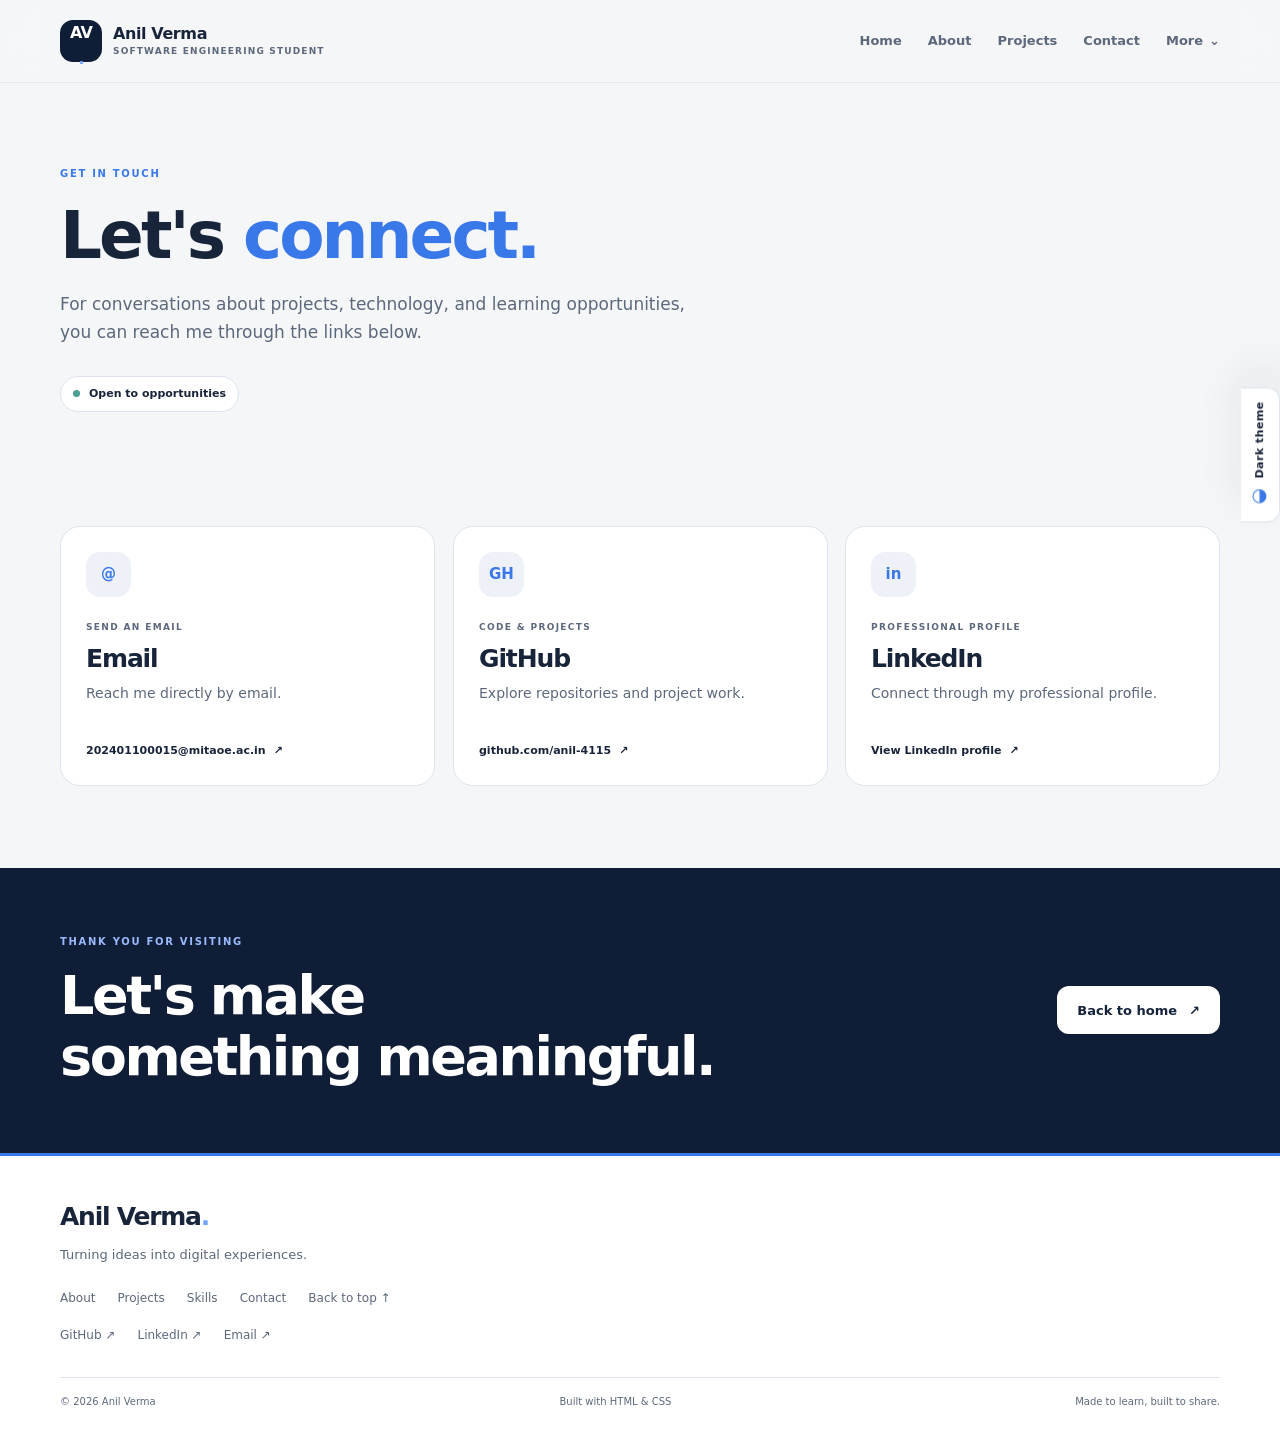
<file: contact.html>
<!doctype html>
<html lang="en">
<head>
  <meta charset="utf-8">
  <meta name="viewport" content="width=device-width, initial-scale=1">
  <meta name="color-scheme" content="light dark">
  <meta name="description" content="Anil Verma — Software Engineering Student. Explore projects, skills, certificates, and interests.">
  <title>Contact | Anil Verma</title>
  <link rel="stylesheet" href="css/style.css">
  <link rel="stylesheet" href="css/responsive.css">
  <link rel="stylesheet" href="css/animations.css">
</head>
<body>
<a class="skip-link" href="#main-content">Skip to content</a>
<input class="theme-toggle-input" type="checkbox" id="theme-toggle" aria-label="Enable dark theme">
<div class="site-shell" id="top">
  <header class="site-header"><div class="nav-wrap">
    <a class="brand" href="index.html" aria-label="Anil Verma home"><span class="brand-mark">AV<span>.</span></span><span class="brand-name">Anil Verma<small>SOFTWARE ENGINEERING STUDENT</small></span></a>
    <nav class="desktop-nav" aria-label="Main navigation"><a href="index.html">Home</a><a href="about.html">About</a><a href="projects.html">Projects</a><a href="contact.html">Contact</a><details class="nav-more"><summary>More <span aria-hidden="true">⌄</span></summary><div class="nav-dropdown"><a href="skills.html">Skills</a><a href="certificates.html">Certificates</a><a href="experience.html">Experience</a><a href="hobbies.html">Hobbies</a></div></details></nav>
    <details class="mobile-menu"><summary aria-label="Open navigation menu"><span></span><span></span><span></span><b>Menu</b></summary><nav aria-label="Mobile navigation"><a href="index.html">Home</a><a href="about.html">About</a><a href="skills.html">Skills</a><a href="projects.html">Projects</a><a href="certificates.html">Certificates</a><a href="experience.html">Experience</a><a href="hobbies.html">Hobbies</a><a href="contact.html">Contact</a></nav></details>
  </div></header>
  <label class="theme-toggle" for="theme-toggle"><span class="theme-toggle-icon" aria-hidden="true">◐</span><span class="theme-toggle-label">Dark theme</span></label>
  <main id="main-content" tabindex="-1">
<section class="page-hero contact-page-hero section-wrap"><p class="eyebrow">GET IN TOUCH</p><h1>Let's <span class="text-accent">connect.</span></h1><p class="page-lead">For conversations about projects, technology, and learning opportunities, you can reach me through the links below.</p><span class="availability-pill"><span></span> Open to opportunities</span></section>
<section class="section section-wrap"><div class="contact-card-grid"><a class="contact-method" href="mailto:202401100015@mitaoe.ac.in"><span class="contact-icon" aria-hidden="true">@</span><p class="card-kicker">SEND AN EMAIL</p><h2>Email</h2><p>Reach me directly by email.</p><strong>202401100015@mitaoe.ac.in <span aria-hidden="true">↗</span></strong></a><a class="contact-method" href="https://github.com/anil-4115/" target="_blank" rel="noopener noreferrer"><span class="contact-icon" aria-hidden="true">GH</span><p class="card-kicker">CODE & PROJECTS</p><h2>GitHub</h2><p>Explore repositories and project work.</p><strong>github.com/anil-4115 <span aria-hidden="true">↗</span></strong></a><a class="contact-method" href="https://www.linkedin.com/in/anil-verma-aa297a3b1" target="_blank" rel="noopener noreferrer"><span class="contact-icon" aria-hidden="true">in</span><p class="card-kicker">PROFESSIONAL PROFILE</p><h2>LinkedIn</h2><p>Connect through my professional profile.</p><strong>View LinkedIn profile <span aria-hidden="true">↗</span></strong></a></div></section>
<section class="contact-cta"><div class="section-wrap cta-inner"><div><p class="eyebrow eyebrow-light">THANK YOU FOR VISITING</p><h2>Let's make<br>something meaningful.</h2></div><a class="button button-light" href="index.html">Back to home <span aria-hidden="true">↗</span></a></div></section>
</main>
  <footer class="site-footer"><div class="section-wrap footer-main"><a class="footer-brand" href="index.html">Anil Verma<span>.</span></a><p>Turning ideas into digital experiences.</p><nav class="footer-links" aria-label="Footer navigation"><a href="about.html">About</a><a href="projects.html">Projects</a><a href="skills.html">Skills</a><a href="contact.html">Contact</a><a href="#top">Back to top ↑</a></nav><div class="footer-social"><a href="https://github.com/anil-4115/" target="_blank" rel="noopener noreferrer">GitHub ↗</a><a href="https://www.linkedin.com/in/anil-verma-aa297a3b1" target="_blank" rel="noopener noreferrer">LinkedIn ↗</a><a href="mailto:202401100015@mitaoe.ac.in">Email ↗</a></div></div><div class="footer-bottom section-wrap"><span>© 2026 Anil Verma</span><span>Built with HTML & CSS</span><span>Made to learn, built to share.</span></div></footer>
</div>
</body>
</html>
</file>
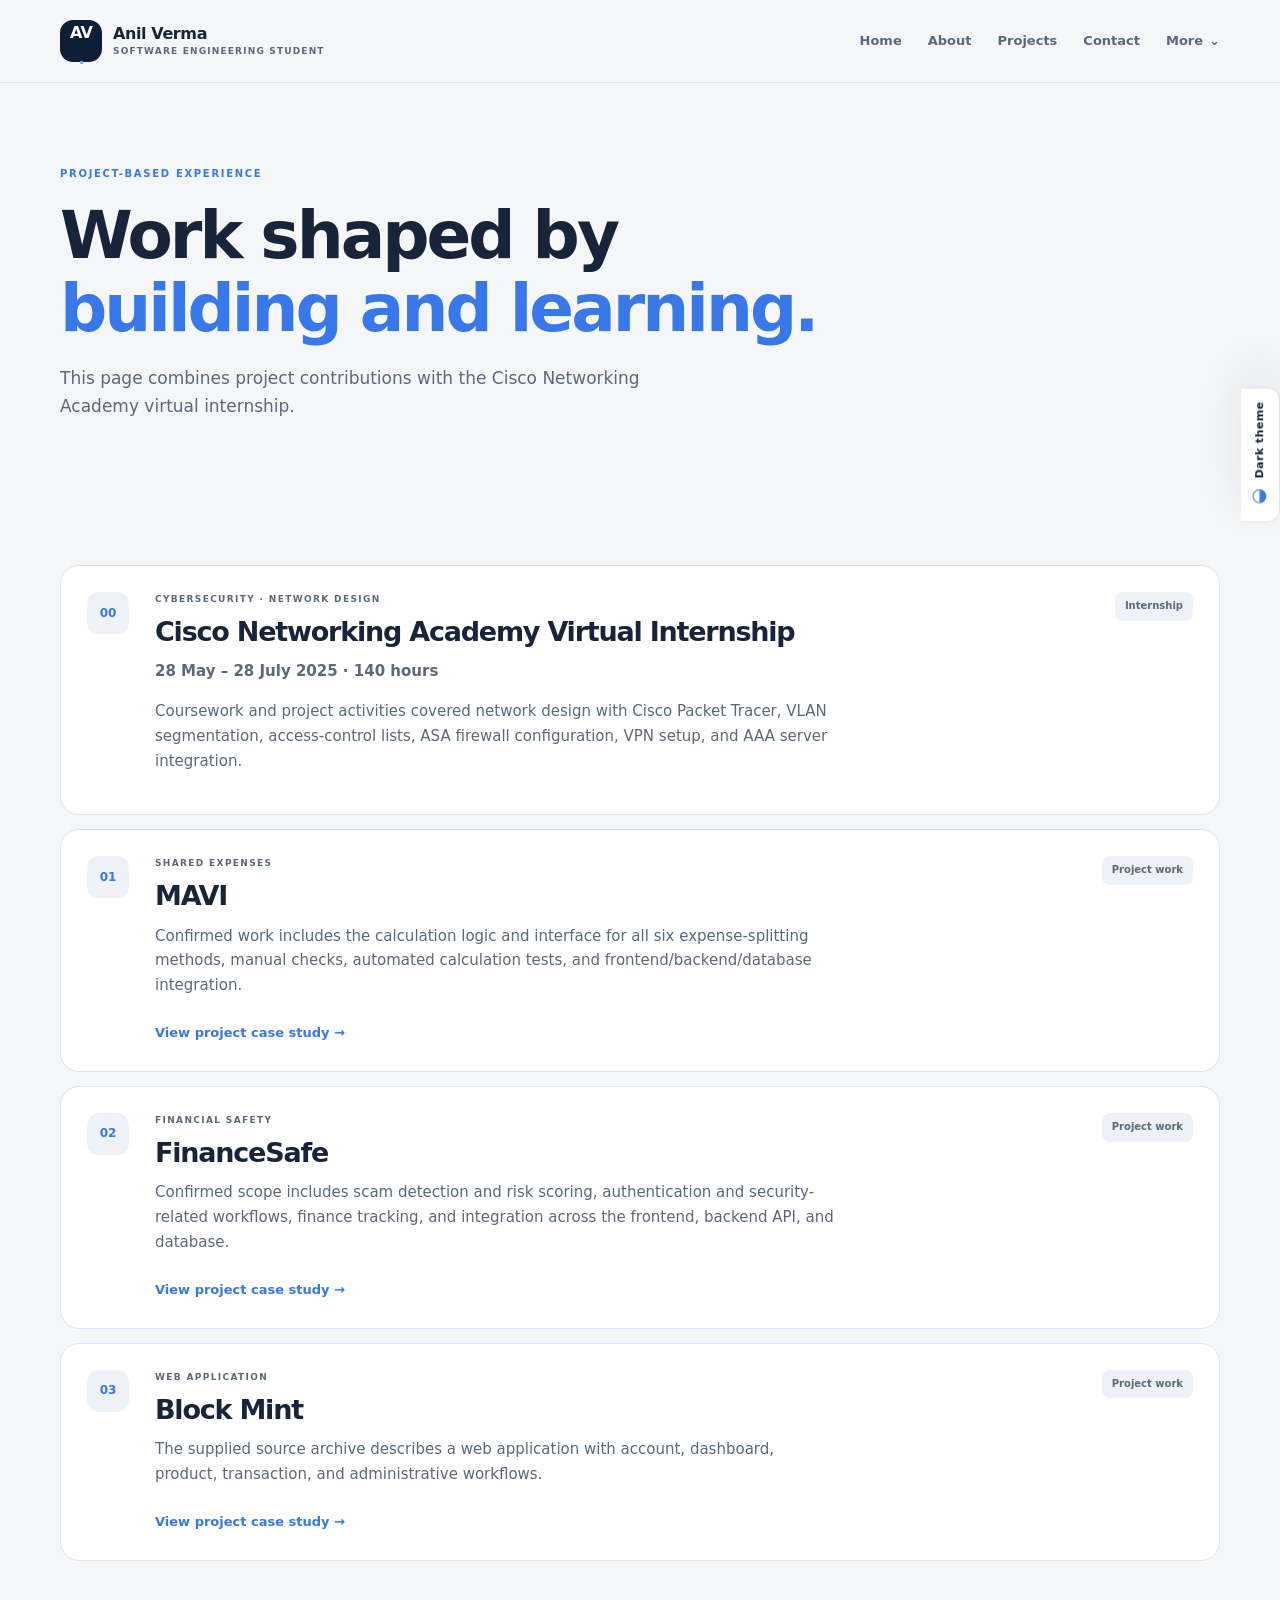
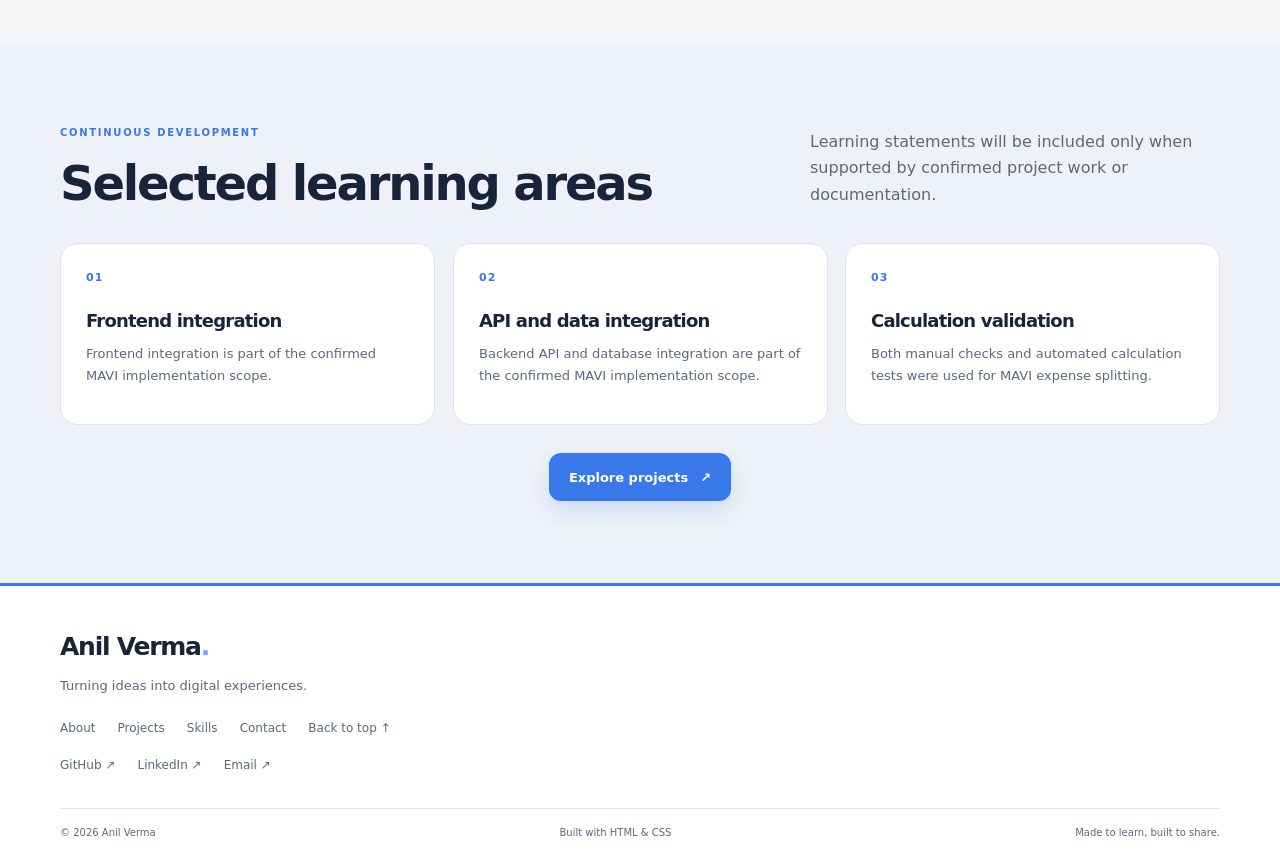
<file: experience.html>
<!doctype html>
<html lang="en">
<head>
  <meta charset="utf-8">
  <meta name="viewport" content="width=device-width, initial-scale=1">
  <meta name="color-scheme" content="light dark">
  <meta name="description" content="Anil Verma — Software Engineering Student. Explore projects, skills, certificates, and interests.">
  <title>Experience | Anil Verma</title>
  <link rel="stylesheet" href="css/style.css">
  <link rel="stylesheet" href="css/responsive.css">
  <link rel="stylesheet" href="css/animations.css">
</head>
<body>
<a class="skip-link" href="#main-content">Skip to content</a>
<input class="theme-toggle-input" type="checkbox" id="theme-toggle" aria-label="Enable dark theme">
<div class="site-shell" id="top">
  <header class="site-header"><div class="nav-wrap">
    <a class="brand" href="index.html" aria-label="Anil Verma home"><span class="brand-mark">AV<span>.</span></span><span class="brand-name">Anil Verma<small>SOFTWARE ENGINEERING STUDENT</small></span></a>
    <nav class="desktop-nav" aria-label="Main navigation"><a href="index.html">Home</a><a href="about.html">About</a><a href="projects.html">Projects</a><a href="contact.html">Contact</a><details class="nav-more"><summary>More <span aria-hidden="true">⌄</span></summary><div class="nav-dropdown"><a href="skills.html">Skills</a><a href="certificates.html">Certificates</a><a href="experience.html">Experience</a><a href="hobbies.html">Hobbies</a></div></details></nav>
    <details class="mobile-menu"><summary aria-label="Open navigation menu"><span></span><span></span><span></span><b>Menu</b></summary><nav aria-label="Mobile navigation"><a href="index.html">Home</a><a href="about.html">About</a><a href="skills.html">Skills</a><a href="projects.html">Projects</a><a href="certificates.html">Certificates</a><a href="experience.html">Experience</a><a href="hobbies.html">Hobbies</a><a href="contact.html">Contact</a></nav></details>
  </div></header>
  <label class="theme-toggle" for="theme-toggle"><span class="theme-toggle-icon" aria-hidden="true">◐</span><span class="theme-toggle-label">Dark theme</span></label>
  <main id="main-content" tabindex="-1">
<section class="page-hero section-wrap"><p class="eyebrow">PROJECT-BASED EXPERIENCE</p><h1>Work shaped by<br><span class="text-accent">building and learning.</span></h1><p class="page-lead">This page combines project contributions with the Cisco Networking Academy virtual internship.</p></section>
<section class="section section-wrap"><div class="experience-list"><article class="experience-card"><div class="experience-index">00</div><div class="experience-content"><p class="card-kicker">CYBERSECURITY · NETWORK DESIGN</p><h2>Cisco Networking Academy Virtual Internship</h2><p><strong>28 May – 28 July 2025 · 140 hours</strong></p><p>Coursework and project activities covered network design with Cisco Packet Tracer, VLAN segmentation, access-control lists, ASA firewall configuration, VPN setup, and AAA server integration.</p></div><div class="experience-status">Internship</div></article><article class="experience-card"><div class="experience-index">01</div><div class="experience-content"><p class="card-kicker">SHARED EXPENSES</p><h2>MAVI</h2><p>Confirmed work includes the calculation logic and interface for all six expense-splitting methods, manual checks, automated calculation tests, and frontend/backend/database integration.</p><a class="text-link" href="projects.html#mavi">View project case study →</a></div><div class="experience-status">Project work</div></article><article class="experience-card"><div class="experience-index">02</div><div class="experience-content"><p class="card-kicker">FINANCIAL SAFETY</p><h2>FinanceSafe</h2><p>Confirmed scope includes scam detection and risk scoring, authentication and security-related workflows, finance tracking, and integration across the frontend, backend API, and database.</p><a class="text-link" href="projects.html#financesafe">View project case study →</a></div><div class="experience-status">Project work</div></article><article class="experience-card"><div class="experience-index">03</div><div class="experience-content"><p class="card-kicker">WEB APPLICATION</p><h2>Block Mint</h2><p>The supplied source archive describes a web application with account, dashboard, product, transaction, and administrative workflows.</p><a class="text-link" href="projects.html#block-mint">View project case study →</a></div><div class="experience-status">Project work</div></article></div></section>
<section class="section section-soft"><div class="section-wrap"><div class="section-heading"><div><p class="eyebrow">CONTINUOUS DEVELOPMENT</p><h2>Selected learning areas</h2></div><p class="section-intro">Learning statements will be included only when supported by confirmed project work or documentation.</p></div><div class="learning-grid"><article class="learning-card"><span class="learning-index">01</span><h3>Frontend integration</h3><p>Frontend integration is part of the confirmed MAVI implementation scope.</p></article><article class="learning-card"><span class="learning-index">02</span><h3>API and data integration</h3><p>Backend API and database integration are part of the confirmed MAVI implementation scope.</p></article><article class="learning-card"><span class="learning-index">03</span><h3>Calculation validation</h3><p>Both manual checks and automated calculation tests were used for MAVI expense splitting.</p></article></div><div class="section-end-link"><a class="button button-primary" href="projects.html">Explore projects <span aria-hidden="true">↗</span></a></div></div></section>
</main>
  <footer class="site-footer"><div class="section-wrap footer-main"><a class="footer-brand" href="index.html">Anil Verma<span>.</span></a><p>Turning ideas into digital experiences.</p><nav class="footer-links" aria-label="Footer navigation"><a href="about.html">About</a><a href="projects.html">Projects</a><a href="skills.html">Skills</a><a href="contact.html">Contact</a><a href="#top">Back to top ↑</a></nav><div class="footer-social"><a href="https://github.com/anil-4115/" target="_blank" rel="noopener noreferrer">GitHub ↗</a><a href="https://www.linkedin.com/in/anil-verma-aa297a3b1" target="_blank" rel="noopener noreferrer">LinkedIn ↗</a><a href="mailto:202401100015@mitaoe.ac.in">Email ↗</a></div></div><div class="footer-bottom section-wrap"><span>© 2026 Anil Verma</span><span>Built with HTML & CSS</span><span>Made to learn, built to share.</span></div></footer>
</div>
</body>
</html>
</file>
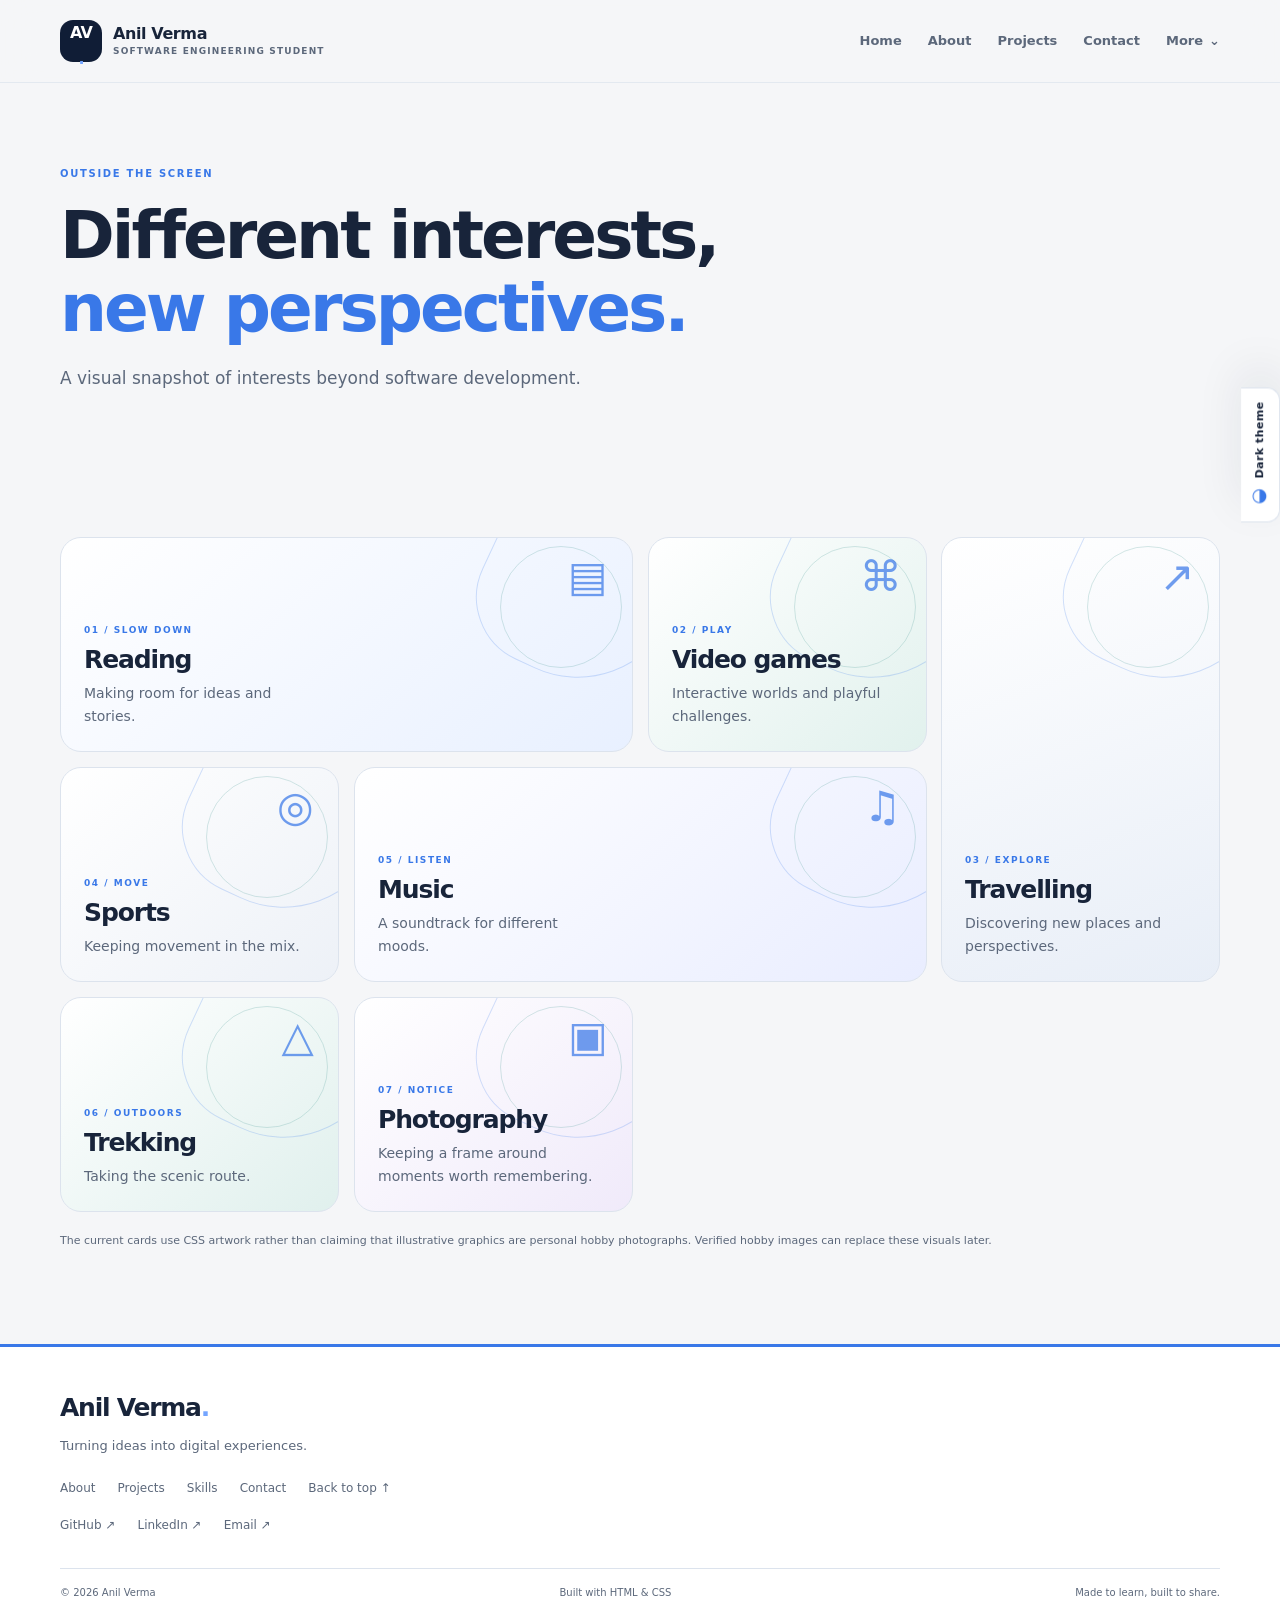
<file: hobbies.html>
<!doctype html>
<html lang="en">
<head>
  <meta charset="utf-8">
  <meta name="viewport" content="width=device-width, initial-scale=1">
  <meta name="color-scheme" content="light dark">
  <meta name="description" content="Anil Verma — Software Engineering Student. Explore projects, skills, certificates, and interests.">
  <title>Hobbies | Anil Verma</title>
  <link rel="stylesheet" href="css/style.css">
  <link rel="stylesheet" href="css/responsive.css">
  <link rel="stylesheet" href="css/animations.css">
</head>
<body>
<a class="skip-link" href="#main-content">Skip to content</a>
<input class="theme-toggle-input" type="checkbox" id="theme-toggle" aria-label="Enable dark theme">
<div class="site-shell" id="top">
  <header class="site-header"><div class="nav-wrap">
    <a class="brand" href="index.html" aria-label="Anil Verma home"><span class="brand-mark">AV<span>.</span></span><span class="brand-name">Anil Verma<small>SOFTWARE ENGINEERING STUDENT</small></span></a>
    <nav class="desktop-nav" aria-label="Main navigation"><a href="index.html">Home</a><a href="about.html">About</a><a href="projects.html">Projects</a><a href="contact.html">Contact</a><details class="nav-more"><summary>More <span aria-hidden="true">⌄</span></summary><div class="nav-dropdown"><a href="skills.html">Skills</a><a href="certificates.html">Certificates</a><a href="experience.html">Experience</a><a href="hobbies.html">Hobbies</a></div></details></nav>
    <details class="mobile-menu"><summary aria-label="Open navigation menu"><span></span><span></span><span></span><b>Menu</b></summary><nav aria-label="Mobile navigation"><a href="index.html">Home</a><a href="about.html">About</a><a href="skills.html">Skills</a><a href="projects.html">Projects</a><a href="certificates.html">Certificates</a><a href="experience.html">Experience</a><a href="hobbies.html">Hobbies</a><a href="contact.html">Contact</a></nav></details>
  </div></header>
  <label class="theme-toggle" for="theme-toggle"><span class="theme-toggle-icon" aria-hidden="true">◐</span><span class="theme-toggle-label">Dark theme</span></label>
  <main id="main-content" tabindex="-1">
<section class="page-hero section-wrap"><p class="eyebrow">OUTSIDE THE SCREEN</p><h1>Different interests,<br><span class="text-accent">new perspectives.</span></h1><p class="page-lead">A visual snapshot of interests beyond software development.</p></section>
<section class="section section-wrap"><div class="hobby-grid"><article class="hobby-card hobby-reading"><span class="hobby-art" aria-hidden="true">▤</span><p class="eyebrow">01 / SLOW DOWN</p><h2>Reading</h2><p>Making room for ideas and stories.</p></article><article class="hobby-card hobby-games"><span class="hobby-art" aria-hidden="true">⌘</span><p class="eyebrow">02 / PLAY</p><h2>Video games</h2><p>Interactive worlds and playful challenges.</p></article><article class="hobby-card hobby-travel"><span class="hobby-art" aria-hidden="true">↗</span><p class="eyebrow">03 / EXPLORE</p><h2>Travelling</h2><p>Discovering new places and perspectives.</p></article><article class="hobby-card hobby-sports"><span class="hobby-art" aria-hidden="true">◎</span><p class="eyebrow">04 / MOVE</p><h2>Sports</h2><p>Keeping movement in the mix.</p></article><article class="hobby-card hobby-music"><span class="hobby-art" aria-hidden="true">♫</span><p class="eyebrow">05 / LISTEN</p><h2>Music</h2><p>A soundtrack for different moods.</p></article><article class="hobby-card hobby-trekking"><span class="hobby-art" aria-hidden="true">△</span><p class="eyebrow">06 / OUTDOORS</p><h2>Trekking</h2><p>Taking the scenic route.</p></article><article class="hobby-card hobby-photo"><span class="hobby-art" aria-hidden="true">▣</span><p class="eyebrow">07 / NOTICE</p><h2>Photography</h2><p>Keeping a frame around moments worth remembering.</p></article></div><p class="content-note">The current cards use CSS artwork rather than claiming that illustrative graphics are personal hobby photographs. Verified hobby images can replace these visuals later.</p></section>
</main>
  <footer class="site-footer"><div class="section-wrap footer-main"><a class="footer-brand" href="index.html">Anil Verma<span>.</span></a><p>Turning ideas into digital experiences.</p><nav class="footer-links" aria-label="Footer navigation"><a href="about.html">About</a><a href="projects.html">Projects</a><a href="skills.html">Skills</a><a href="contact.html">Contact</a><a href="#top">Back to top ↑</a></nav><div class="footer-social"><a href="https://github.com/anil-4115/" target="_blank" rel="noopener noreferrer">GitHub ↗</a><a href="https://www.linkedin.com/in/anil-verma-aa297a3b1" target="_blank" rel="noopener noreferrer">LinkedIn ↗</a><a href="mailto:202401100015@mitaoe.ac.in">Email ↗</a></div></div><div class="footer-bottom section-wrap"><span>© 2026 Anil Verma</span><span>Built with HTML & CSS</span><span>Made to learn, built to share.</span></div></footer>
</div>
</body>
</html>
</file>
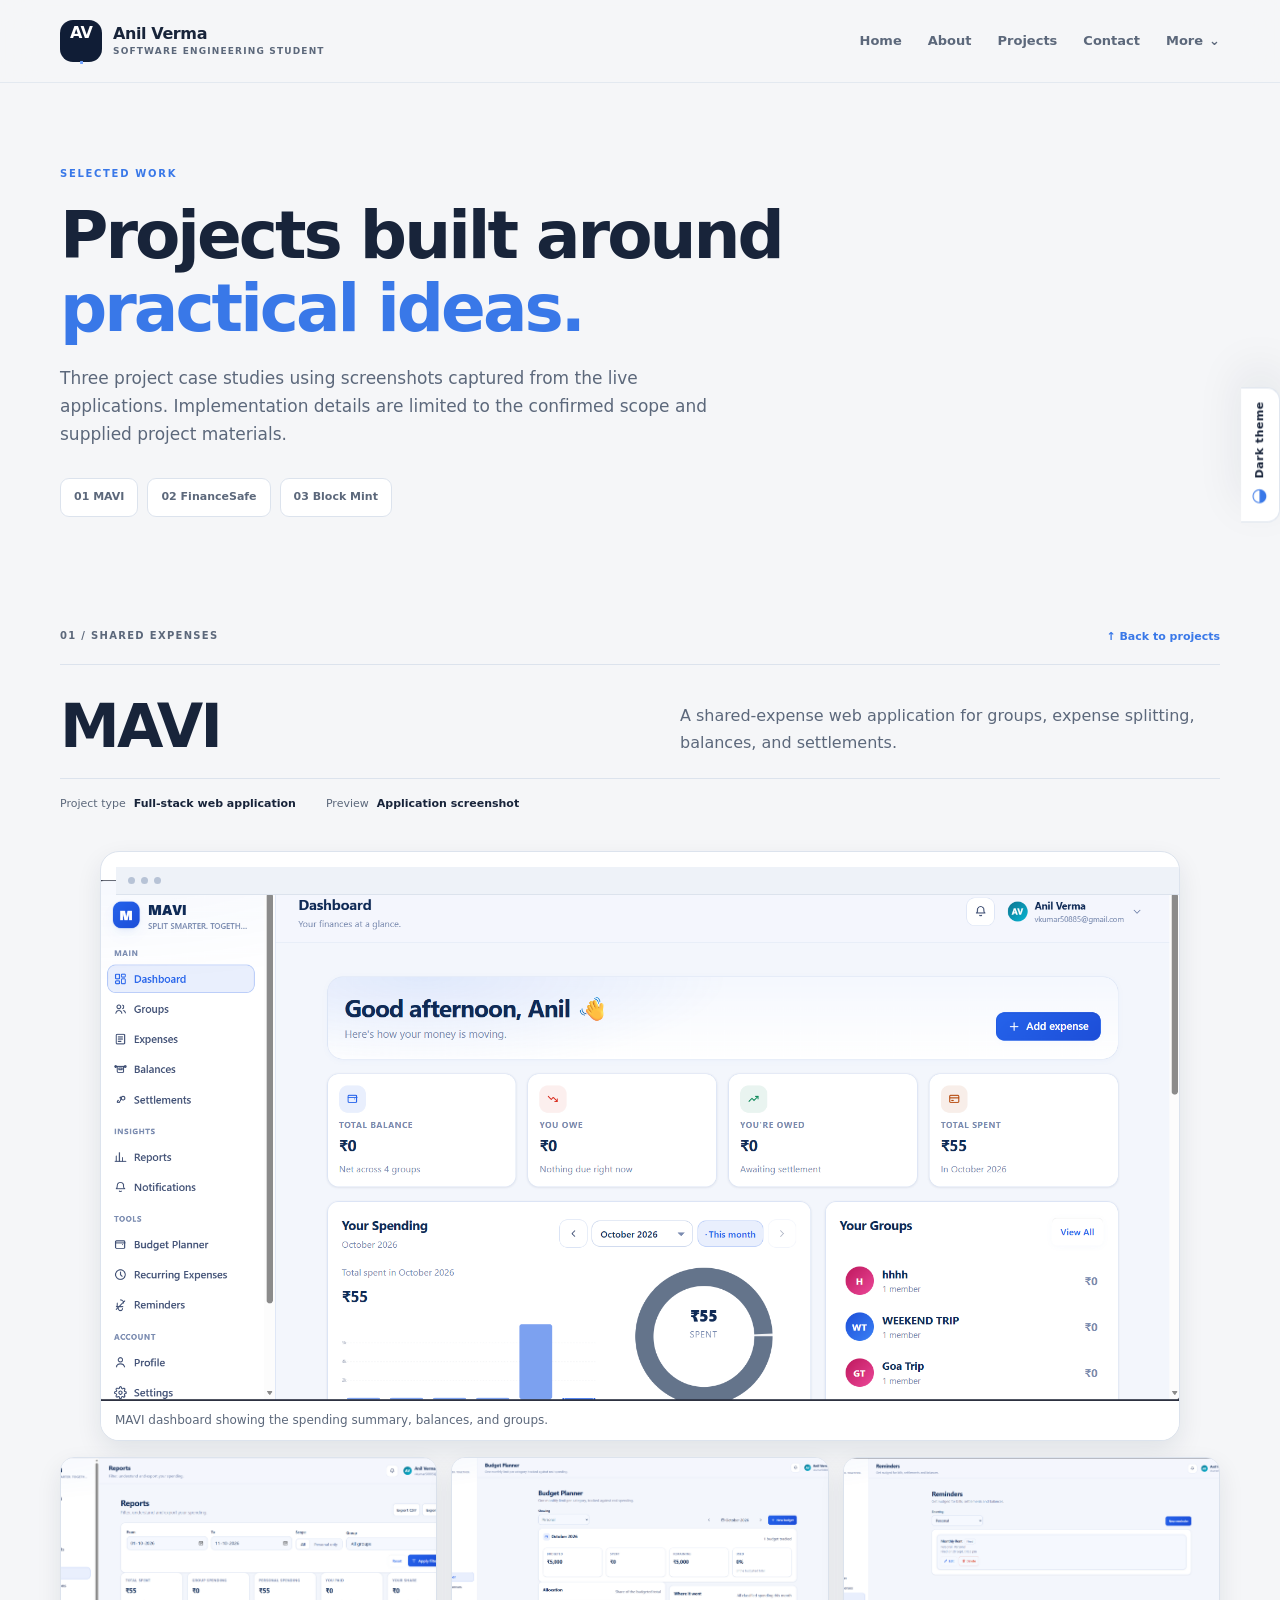
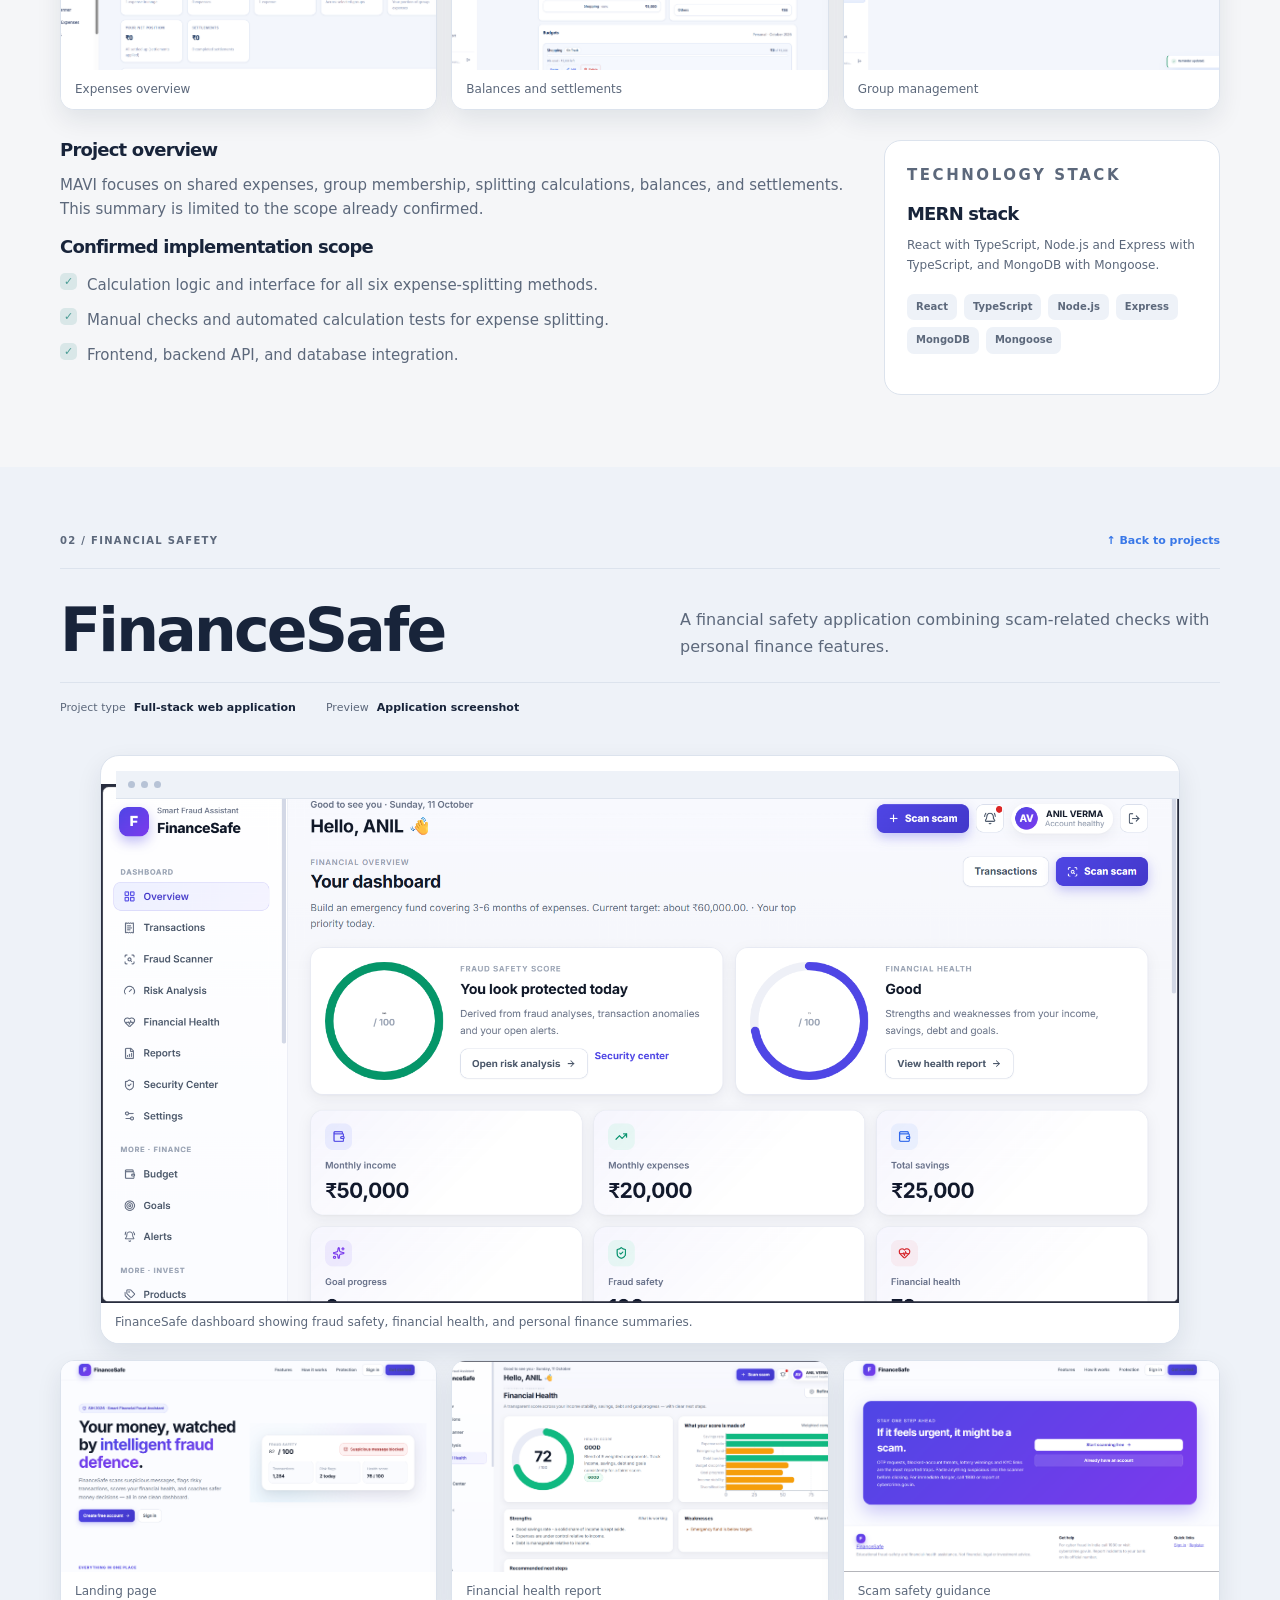
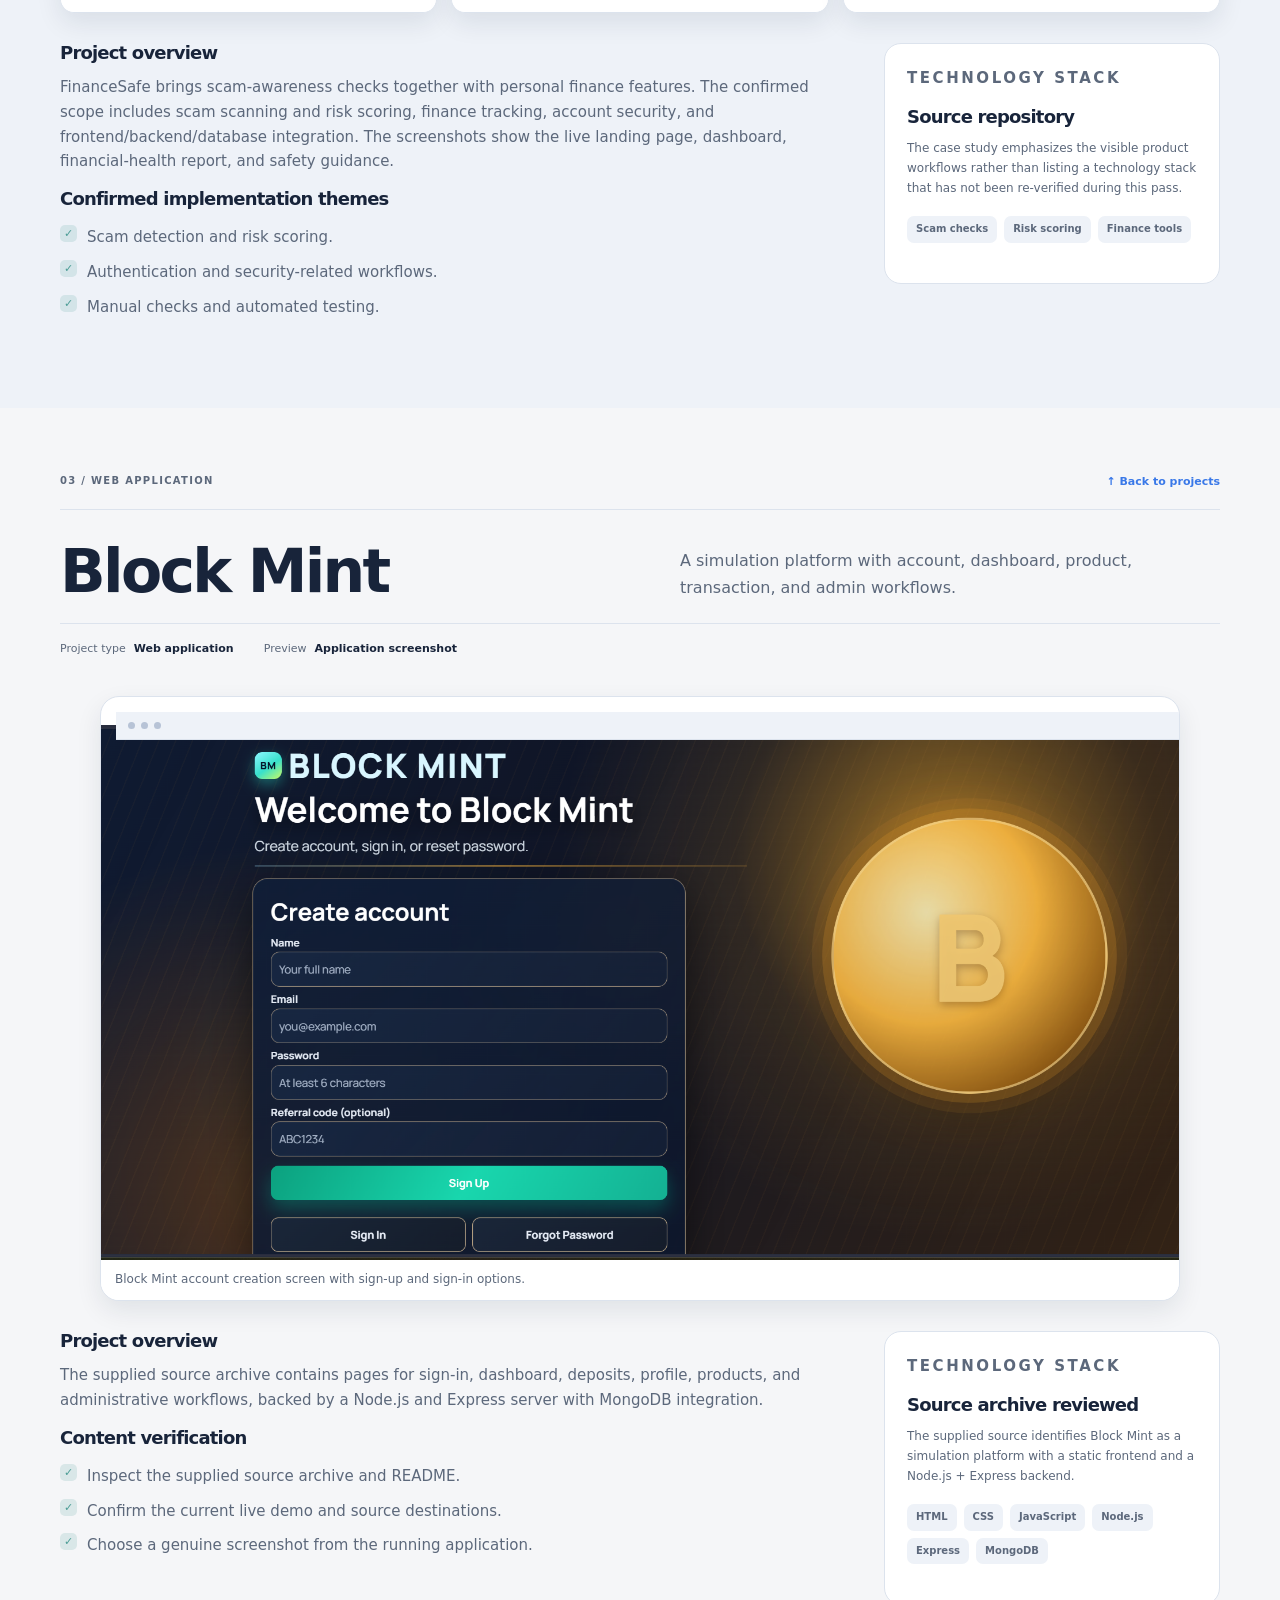
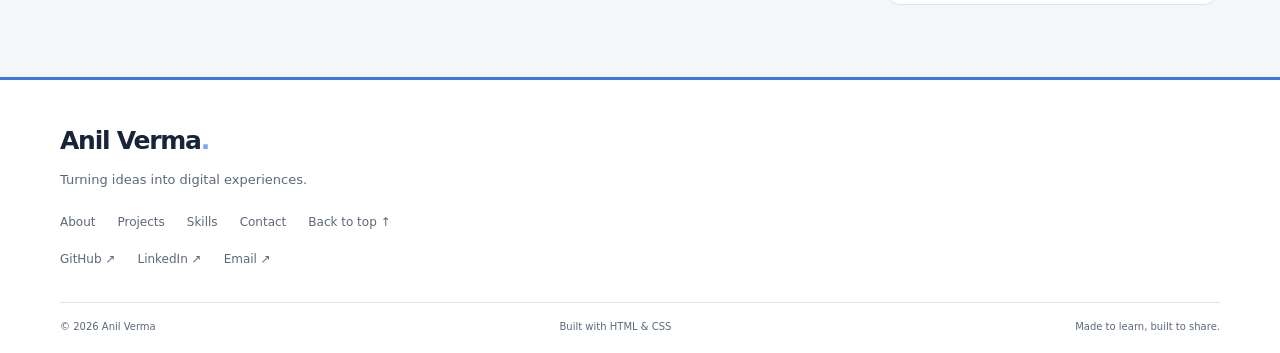
<file: projects.html>
<!doctype html>
<html lang="en">
<head>
  <meta charset="utf-8">
  <meta name="viewport" content="width=device-width, initial-scale=1">
  <meta name="color-scheme" content="light dark">
  <meta name="description" content="Anil Verma — Software Engineering Student. Explore projects, skills, certificates, and interests.">
  <title>Projects | Anil Verma</title>
  <link rel="stylesheet" href="css/style.css">
  <link rel="stylesheet" href="css/responsive.css">
  <link rel="stylesheet" href="css/animations.css">
</head>
<body>
<a class="skip-link" href="#main-content">Skip to content</a>
<input class="theme-toggle-input" type="checkbox" id="theme-toggle" aria-label="Enable dark theme">
<div class="site-shell" id="top">
  <header class="site-header"><div class="nav-wrap">
    <a class="brand" href="index.html" aria-label="Anil Verma home"><span class="brand-mark">AV<span>.</span></span><span class="brand-name">Anil Verma<small>SOFTWARE ENGINEERING STUDENT</small></span></a>
    <nav class="desktop-nav" aria-label="Main navigation"><a href="index.html">Home</a><a href="about.html">About</a><a href="projects.html">Projects</a><a href="contact.html">Contact</a><details class="nav-more"><summary>More <span aria-hidden="true">⌄</span></summary><div class="nav-dropdown"><a href="skills.html">Skills</a><a href="certificates.html">Certificates</a><a href="experience.html">Experience</a><a href="hobbies.html">Hobbies</a></div></details></nav>
    <details class="mobile-menu"><summary aria-label="Open navigation menu"><span></span><span></span><span></span><b>Menu</b></summary><nav aria-label="Mobile navigation"><a href="index.html">Home</a><a href="about.html">About</a><a href="skills.html">Skills</a><a href="projects.html">Projects</a><a href="certificates.html">Certificates</a><a href="experience.html">Experience</a><a href="hobbies.html">Hobbies</a><a href="contact.html">Contact</a></nav></details>
  </div></header>
  <label class="theme-toggle" for="theme-toggle"><span class="theme-toggle-icon" aria-hidden="true">◐</span><span class="theme-toggle-label">Dark theme</span></label>
  <main id="main-content" tabindex="-1">
<section class="page-hero section-wrap"><p class="eyebrow">SELECTED WORK</p><h1>Projects built around<br><span class="text-accent">practical ideas.</span></h1><p class="page-lead">Three project case studies using screenshots captured from the live applications. Implementation details are limited to the confirmed scope and supplied project materials.</p><nav class="project-jump" aria-label="Jump to a project"><a href="#mavi">01 MAVI</a><a href="#financesafe">02 FinanceSafe</a><a href="#block-mint">03 Block Mint</a></nav></section>
<section class="case-study section-wrap" id="mavi"><div class="case-topline"><span>01 / SHARED EXPENSES</span><a class="back-link" href="#top">↑ Back to projects</a></div><div class="case-heading"><h2>MAVI</h2><p>A shared-expense web application for groups, expense splitting, balances, and settlements.</p></div><div class="case-meta"><span>Project type <strong>Full-stack web application</strong></span><span>Preview <strong>Application screenshot</strong></span></div><figure class="case-preview project-screenshot"><div class="preview-window" aria-hidden="true"><i></i><i></i><i></i></div><img src="assets/images/projects/mavi-dashboard.png" alt="MAVI dashboard showing the spending summary, balances, and groups." loading="lazy"><figcaption>MAVI dashboard showing the spending summary, balances, and groups.</figcaption></figure><div class="project-gallery" aria-label="More MAVI screenshots"><figure><img src="assets/images/projects/mavi-screenshot-1.png" alt="MAVI expenses and spending overview screen" loading="lazy"><figcaption>Expenses overview</figcaption></figure><figure><img src="assets/images/projects/mavi-screenshot-2.png" alt="MAVI balances and settlements screen" loading="lazy"><figcaption>Balances and settlements</figcaption></figure><figure><img src="assets/images/projects/mavi-screenshot-3.png" alt="MAVI group and members screen" loading="lazy"><figcaption>Group management</figcaption></figure></div><div class="case-columns"><div><h3>Project overview</h3><p>MAVI focuses on shared expenses, group membership, splitting calculations, balances, and settlements. This summary is limited to the scope already confirmed.</p><h3>Confirmed implementation scope</h3><ul class="check-list"><li>Calculation logic and interface for all six expense-splitting methods.</li><li>Manual checks and automated calculation tests for expense splitting.</li><li>Frontend, backend API, and database integration.</li></ul></div><aside class="stack-panel"><p class="eyebrow">TECHNOLOGY STACK</p><h3>MERN stack</h3><p>React with TypeScript, Node.js and Express with TypeScript, and MongoDB with Mongoose.</p><div class="tag-row"><span>React</span><span>TypeScript</span><span>Node.js</span><span>Express</span><span>MongoDB</span><span>Mongoose</span></div></aside></div></section>
<section class="case-study case-study-tint" id="financesafe"><div class="section-wrap"><div class="case-topline"><span>02 / FINANCIAL SAFETY</span><a class="back-link" href="#top">↑ Back to projects</a></div><div class="case-heading"><h2>FinanceSafe</h2><p>A financial safety application combining scam-related checks with personal finance features.</p></div><div class="case-meta"><span>Project type <strong>Full-stack web application</strong></span><span>Preview <strong>Application screenshot</strong></span></div><figure class="case-preview project-screenshot"><div class="preview-window" aria-hidden="true"><i></i><i></i><i></i></div><img src="assets/images/projects/financesafe-dashboard.png" alt="FinanceSafe dashboard showing fraud safety, financial health, and personal finance summaries." loading="lazy"><figcaption>FinanceSafe dashboard showing fraud safety, financial health, and personal finance summaries.</figcaption></figure><div class="project-gallery" aria-label="More FinanceSafe screenshots"><figure><img src="assets/images/projects/financesafe-landing.png" alt="FinanceSafe landing page introducing its intelligent fraud defence features" loading="lazy"><figcaption>Landing page</figcaption></figure><figure><img src="assets/images/projects/financesafe-health.png" alt="FinanceSafe financial health report with a score and weighted components chart" loading="lazy"><figcaption>Financial health report</figcaption></figure><figure><img src="assets/images/projects/financesafe-safety-cta.png" alt="FinanceSafe scam safety guidance and call to action" loading="lazy"><figcaption>Scam safety guidance</figcaption></figure></div><div class="case-columns"><div><h3>Project overview</h3><p>FinanceSafe brings scam-awareness checks together with personal finance features. The confirmed scope includes scam scanning and risk scoring, finance tracking, account security, and frontend/backend/database integration. The screenshots show the live landing page, dashboard, financial-health report, and safety guidance.</p><h3>Confirmed implementation themes</h3><ul class="check-list"><li>Scam detection and risk scoring.</li><li>Authentication and security-related workflows.</li><li>Manual checks and automated testing.</li></ul></div><aside class="stack-panel"><p class="eyebrow">TECHNOLOGY STACK</p><h3>Source repository</h3><p>The case study emphasizes the visible product workflows rather than listing a technology stack that has not been re-verified during this pass.</p><div class="tag-row"><span>Scam checks</span><span>Risk scoring</span><span>Finance tools</span></div></aside></div></div></section>
<section class="case-study section-wrap" id="block-mint"><div class="case-topline"><span>03 / WEB APPLICATION</span><a class="back-link" href="#top">↑ Back to projects</a></div><div class="case-heading"><h2>Block Mint</h2><p>A simulation platform with account, dashboard, product, transaction, and admin workflows.</p></div><div class="case-meta"><span>Project type <strong>Web application</strong></span><span>Preview <strong>Application screenshot</strong></span></div><figure class="case-preview project-screenshot"><div class="preview-window" aria-hidden="true"><i></i><i></i><i></i></div><img src="assets/images/projects/block-mint-signup.png" alt="Block Mint account creation screen with sign-up and sign-in options." loading="lazy"><figcaption>Block Mint account creation screen with sign-up and sign-in options.</figcaption></figure><div class="case-columns"><div><h3>Project overview</h3><p>The supplied source archive contains pages for sign-in, dashboard, deposits, profile, products, and administrative workflows, backed by a Node.js and Express server with MongoDB integration.</p><h3>Content verification</h3><ul class="check-list"><li>Inspect the supplied source archive and README.</li><li>Confirm the current live demo and source destinations.</li><li>Choose a genuine screenshot from the running application.</li></ul></div><aside class="stack-panel"><p class="eyebrow">TECHNOLOGY STACK</p><h3>Source archive reviewed</h3><p>The supplied source identifies Block Mint as a simulation platform with a static frontend and a Node.js + Express backend.</p><div class="tag-row"><span>HTML</span><span>CSS</span><span>JavaScript</span><span>Node.js</span><span>Express</span><span>MongoDB</span></div></aside></div></section>
</main>
  <footer class="site-footer"><div class="section-wrap footer-main"><a class="footer-brand" href="index.html">Anil Verma<span>.</span></a><p>Turning ideas into digital experiences.</p><nav class="footer-links" aria-label="Footer navigation"><a href="about.html">About</a><a href="projects.html">Projects</a><a href="skills.html">Skills</a><a href="contact.html">Contact</a><a href="#top">Back to top ↑</a></nav><div class="footer-social"><a href="https://github.com/anil-4115/" target="_blank" rel="noopener noreferrer">GitHub ↗</a><a href="https://www.linkedin.com/in/anil-verma-aa297a3b1" target="_blank" rel="noopener noreferrer">LinkedIn ↗</a><a href="mailto:202401100015@mitaoe.ac.in">Email ↗</a></div></div><div class="footer-bottom section-wrap"><span>© 2026 Anil Verma</span><span>Built with HTML & CSS</span><span>Made to learn, built to share.</span></div></footer>
</div>
</body>
</html>
</file>
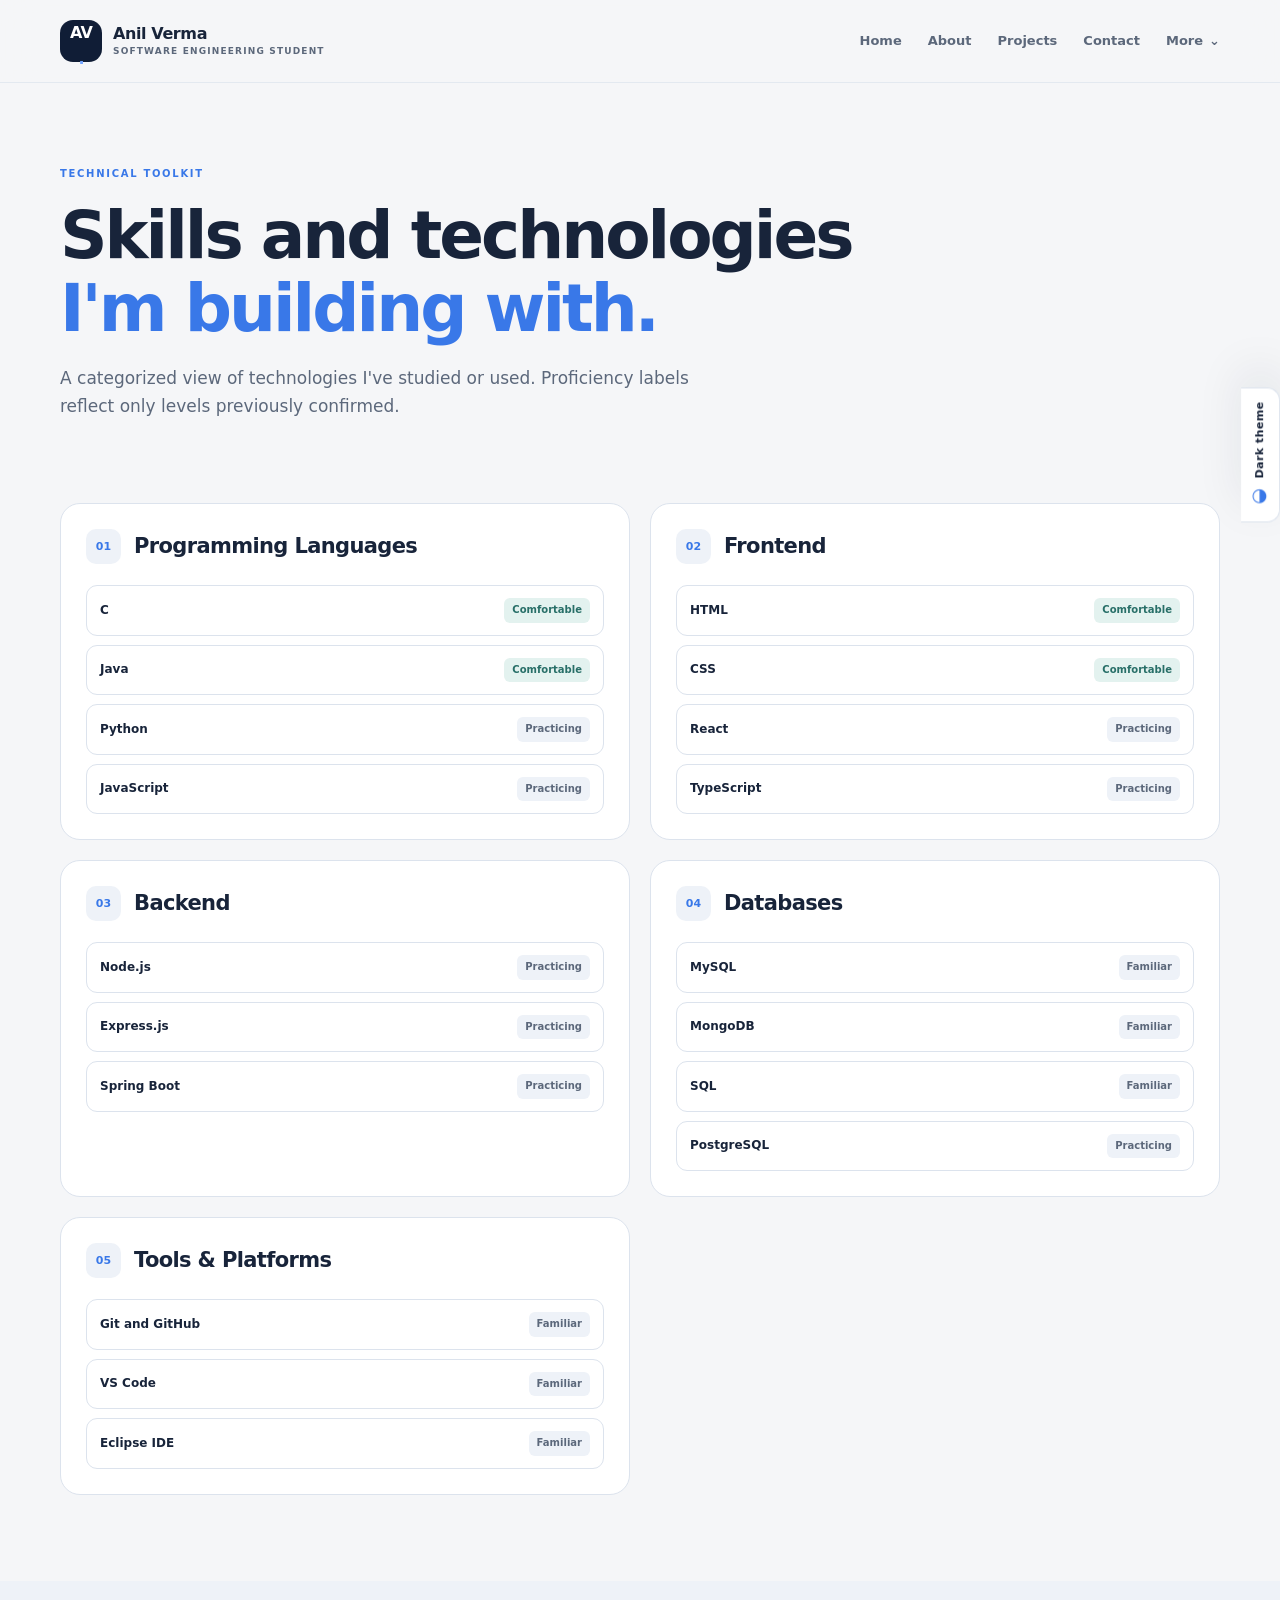
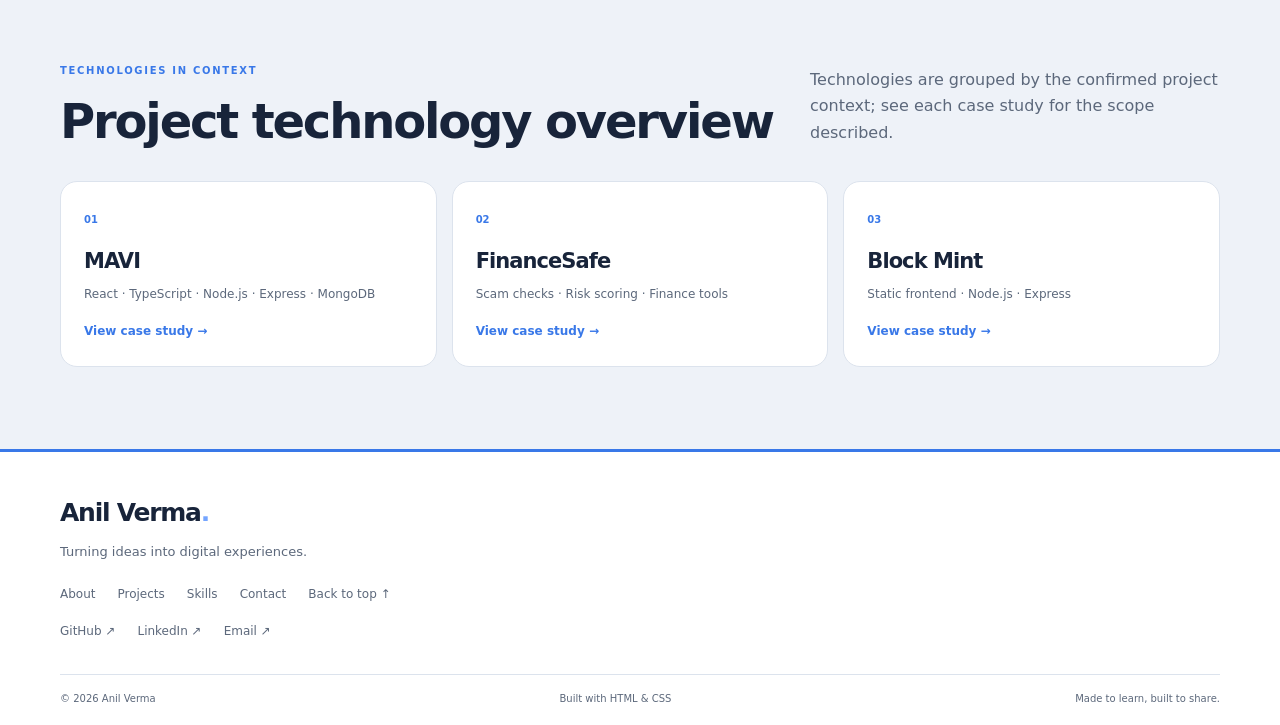
<file: skills.html>
<!doctype html>
<html lang="en">
<head>
  <meta charset="utf-8">
  <meta name="viewport" content="width=device-width, initial-scale=1">
  <meta name="color-scheme" content="light dark">
  <meta name="description" content="Anil Verma — Software Engineering Student. Explore projects, skills, certificates, and interests.">
  <title>Skills | Anil Verma</title>
  <link rel="stylesheet" href="css/style.css">
  <link rel="stylesheet" href="css/responsive.css">
  <link rel="stylesheet" href="css/animations.css">
</head>
<body>
<a class="skip-link" href="#main-content">Skip to content</a>
<input class="theme-toggle-input" type="checkbox" id="theme-toggle" aria-label="Enable dark theme">
<div class="site-shell" id="top">
  <header class="site-header"><div class="nav-wrap">
    <a class="brand" href="index.html" aria-label="Anil Verma home"><span class="brand-mark">AV<span>.</span></span><span class="brand-name">Anil Verma<small>SOFTWARE ENGINEERING STUDENT</small></span></a>
    <nav class="desktop-nav" aria-label="Main navigation"><a href="index.html">Home</a><a href="about.html">About</a><a href="projects.html">Projects</a><a href="contact.html">Contact</a><details class="nav-more"><summary>More <span aria-hidden="true">⌄</span></summary><div class="nav-dropdown"><a href="skills.html">Skills</a><a href="certificates.html">Certificates</a><a href="experience.html">Experience</a><a href="hobbies.html">Hobbies</a></div></details></nav>
    <details class="mobile-menu"><summary aria-label="Open navigation menu"><span></span><span></span><span></span><b>Menu</b></summary><nav aria-label="Mobile navigation"><a href="index.html">Home</a><a href="about.html">About</a><a href="skills.html">Skills</a><a href="projects.html">Projects</a><a href="certificates.html">Certificates</a><a href="experience.html">Experience</a><a href="hobbies.html">Hobbies</a><a href="contact.html">Contact</a></nav></details>
  </div></header>
  <label class="theme-toggle" for="theme-toggle"><span class="theme-toggle-icon" aria-hidden="true">◐</span><span class="theme-toggle-label">Dark theme</span></label>
  <main id="main-content" tabindex="-1">
<section class="page-hero section-wrap"><p class="eyebrow">TECHNICAL TOOLKIT</p><h1>Skills and technologies<br><span class="text-accent">I'm building with.</span></h1><p class="page-lead">A categorized view of technologies I've studied or used. Proficiency labels reflect only levels previously confirmed.</p></section>
<section class="section section-wrap skills-page-grid"><section class="skill-category" id="programming"><div class="category-heading"><span>01</span><h2>Programming Languages</h2></div><div class="skill-list"><div class="skill-item"><strong>C</strong><span class="level level-comfortable">Comfortable</span></div><div class="skill-item"><strong>Java</strong><span class="level level-comfortable">Comfortable</span></div><div class="skill-item"><strong>Python</strong><span class="level">Practicing</span></div><div class="skill-item"><strong>JavaScript</strong><span class="level">Practicing</span></div></div></section>
<section class="skill-category" id="frontend"><div class="category-heading"><span>02</span><h2>Frontend</h2></div><div class="skill-list"><div class="skill-item"><strong>HTML</strong><span class="level level-comfortable">Comfortable</span></div><div class="skill-item"><strong>CSS</strong><span class="level level-comfortable">Comfortable</span></div><div class="skill-item"><strong>React</strong><span class="level">Practicing</span></div><div class="skill-item"><strong>TypeScript</strong><span class="level">Practicing</span></div></div></section>
<section class="skill-category" id="backend"><div class="category-heading"><span>03</span><h2>Backend</h2></div><div class="skill-list"><div class="skill-item"><strong>Node.js</strong><span class="level">Practicing</span></div><div class="skill-item"><strong>Express.js</strong><span class="level">Practicing</span></div><div class="skill-item"><strong>Spring Boot</strong><span class="level">Practicing</span></div></div></section>
<section class="skill-category" id="databases"><div class="category-heading"><span>04</span><h2>Databases</h2></div><div class="skill-list"><div class="skill-item"><strong>MySQL</strong><span class="level">Familiar</span></div><div class="skill-item"><strong>MongoDB</strong><span class="level">Familiar</span></div><div class="skill-item"><strong>SQL</strong><span class="level">Familiar</span></div><div class="skill-item"><strong>PostgreSQL</strong><span class="level">Practicing</span></div></div></section>
<section class="skill-category" id="tools"><div class="category-heading"><span>05</span><h2>Tools & Platforms</h2></div><div class="skill-list"><div class="skill-item"><strong>Git and GitHub</strong><span class="level">Familiar</span></div><div class="skill-item"><strong>VS Code</strong><span class="level">Familiar</span></div><div class="skill-item"><strong>Eclipse IDE</strong><span class="level">Familiar</span></div></div></section></section>
<section class="section section-soft"><div class="section-wrap"><div class="section-heading"><div><p class="eyebrow">TECHNOLOGIES IN CONTEXT</p><h2>Project technology overview</h2></div><p class="section-intro">Technologies are grouped by the confirmed project context; see each case study for the scope described.</p></div><div class="project-tech-grid"><a class="project-tech-card" href="projects.html#mavi"><span>01</span><h3>MAVI</h3><p>React · TypeScript · Node.js · Express · MongoDB</p><small>View case study →</small></a><a class="project-tech-card" href="projects.html#financesafe"><span>02</span><h3>FinanceSafe</h3><p>Scam checks · Risk scoring · Finance tools</p><small>View case study →</small></a><a class="project-tech-card" href="projects.html#block-mint"><span>03</span><h3>Block Mint</h3><p>Static frontend · Node.js · Express</p><small>View case study →</small></a></div></div></section>
</main>
  <footer class="site-footer"><div class="section-wrap footer-main"><a class="footer-brand" href="index.html">Anil Verma<span>.</span></a><p>Turning ideas into digital experiences.</p><nav class="footer-links" aria-label="Footer navigation"><a href="about.html">About</a><a href="projects.html">Projects</a><a href="skills.html">Skills</a><a href="contact.html">Contact</a><a href="#top">Back to top ↑</a></nav><div class="footer-social"><a href="https://github.com/anil-4115/" target="_blank" rel="noopener noreferrer">GitHub ↗</a><a href="https://www.linkedin.com/in/anil-verma-aa297a3b1" target="_blank" rel="noopener noreferrer">LinkedIn ↗</a><a href="mailto:202401100015@mitaoe.ac.in">Email ↗</a></div></div><div class="footer-bottom section-wrap"><span>© 2026 Anil Verma</span><span>Built with HTML & CSS</span><span>Made to learn, built to share.</span></div></footer>
</div>
</body>
</html>
</file>
<file: css/style.css>
/* Anil Verma portfolio — shared design system. HTML + CSS only. */
:root{color-scheme:light;--navy:#101d36;--blue:#3978e8;--blue-deep:#245fc8;--teal:#4b9c95;--paper:#f5f6f8;--surface:#fff;--surface-soft:#eef2f8;--text:#18243a;--muted:#5c687b;--line:#dce3ed;--shadow:0 18px 48px rgba(16,29,54,.09);--line-strong:#b7c3d6;--shadow-soft:0 10px 26px rgba(16,29,54,.09);--radius:22px;--radius-sm:14px;--wrap:1160px;--ease:cubic-bezier(.2,.7,.2,1)}
*{box-sizing:border-box}html{scroll-behavior:smooth;scroll-padding-top:96px}body{margin:0;background:var(--paper);color:var(--text);font-family:Inter,ui-sans-serif,system-ui,-apple-system,BlinkMacSystemFont,"Segoe UI",sans-serif;line-height:1.65}img{max-width:100%;display:block}a{color:inherit;text-decoration:none}button,input,summary{font:inherit}a,summary,label{-webkit-tap-highlight-color:transparent}a:focus-visible,summary:focus-visible,label:focus-visible,input:focus-visible{outline:3px solid var(--teal);outline-offset:4px}::selection{background:rgba(57,120,232,.2)}.section-wrap,.nav-wrap{width:min(var(--wrap),calc(100% - 48px));margin-inline:auto}.skip-link{position:fixed;z-index:1000;top:8px;left:8px;padding:10px 14px;background:var(--surface);border:2px solid var(--blue);border-radius:10px;transform:translateY(-160%)}.skip-link:focus{transform:translateY(0)}
.theme-toggle-input{position:absolute;width:1px;height:1px;padding:0;margin:-1px;overflow:hidden;clip:rect(0,0,0,0);white-space:nowrap;border:0}.site-shell{--paper:#f5f6f8;--surface:#fff;--surface-soft:#eef2f8;--text:#18243a;--muted:#5c687b;--line:#dce3ed;--shadow:0 18px 48px rgba(16,29,54,.09);background:var(--paper);color:var(--text);min-height:100vh;transition:background-color .25s,color .25s}.theme-toggle-input:checked~.site-shell{color-scheme:dark;--paper:#0c1424;--surface:#131f33;--surface-soft:#17263d;--text:#f0f4fb;--muted:#aab6c8;--line:#2a3a52;--line-strong:#5c6b84;--shadow-soft:0 10px 26px rgba(0,0,0,.28);--shadow:0 18px 48px rgba(0,0,0,.22)}
.site-header{position:sticky;top:0;z-index:50;background:color-mix(in srgb,var(--paper) 88%,transparent);backdrop-filter:blur(18px);border-bottom:1px solid color-mix(in srgb,var(--line) 72%,transparent)}.nav-wrap{min-height:82px;display:flex;align-items:center;justify-content:space-between;gap:24px}.brand{display:inline-flex;align-items:center;gap:11px;flex-shrink:0}.brand-mark{width:42px;height:42px;display:grid;place-items:center;background:var(--navy);color:#fff;border-radius:13px;font-weight:800;letter-spacing:-.06em}.brand-mark span,.footer-brand span{color:#74a5ff}.brand-name{font-weight:750;line-height:1.1;letter-spacing:-.025em}.brand-name small{display:block;margin-top:5px;font-size:9px;letter-spacing:.13em;color:var(--muted);font-weight:700}.desktop-nav{display:flex;align-items:center;gap:26px;font-size:13px;font-weight:650;color:var(--muted)}.desktop-nav>a,.nav-more>summary{transition:color .2s;cursor:pointer}.desktop-nav>a:hover,.nav-more>summary:hover,.desktop-nav a:focus-visible{color:var(--blue)}.nav-more{position:relative}.nav-more summary{list-style:none;display:flex;align-items:center;gap:6px}.nav-more summary::-webkit-details-marker{display:none}.nav-dropdown{position:absolute;right:0;top:calc(100% + 18px);width:190px;padding:9px;background:var(--surface);border:1px solid var(--line);border-radius:15px;box-shadow:var(--shadow);display:grid;gap:3px}.nav-dropdown a{padding:10px 12px;border-radius:9px}.nav-dropdown a:hover{background:var(--surface-soft);color:var(--blue)}.mobile-menu{display:none}.theme-toggle{position:fixed;right:0;top:43%;z-index:70;display:flex;align-items:center;gap:9px;writing-mode:vertical-rl;transform:rotate(180deg);padding:13px 10px;background:var(--surface);color:var(--text);border:1px solid var(--line);border-right:0;border-radius:13px 0 0 13px;box-shadow:var(--shadow);cursor:pointer;font-size:11px;font-weight:700;letter-spacing:.04em}.theme-toggle-icon{font-size:18px;line-height:1;color:var(--blue)}.theme-toggle-input:checked~.site-shell .theme-toggle-icon{color:#f4cc72}
.eyebrow{margin:0 0 16px;color:var(--blue);font-size:10px;font-weight:800;letter-spacing:.17em;text-transform:uppercase}.eyebrow-mark{display:inline-block;width:20px;height:2px;margin:0 8px 3px 0;background:var(--teal)}h1,h2,h3,p{margin-top:0}h1,h2,h3{line-height:1.12;letter-spacing:-.045em}h1{font-size:clamp(42px,6vw,76px);font-weight:780;margin-bottom:22px}h2{font-size:clamp(30px,4vw,48px);font-weight:760;margin-bottom:16px}h3{font-size:21px;margin-bottom:12px}.text-accent{color:var(--blue)}.hero{display:grid;grid-template-columns:1.06fr .94fr;gap:54px;align-items:center;padding-top:78px;padding-bottom:88px;min-height:620px}.hero-copy{max-width:650px}.hero h1{max-width:680px}.hero-lead{font-size:18px;line-height:1.7;max-width:590px;color:var(--text);margin-bottom:12px}.hero-support,.page-lead{max-width:610px;color:var(--muted);font-size:15px}.button-row{display:flex;flex-wrap:wrap;gap:12px;margin-top:28px}.button{display:inline-flex;align-items:center;justify-content:center;gap:12px;min-height:48px;padding:12px 19px;border:1px solid transparent;border-radius:12px;font-size:13px;font-weight:750;transition:transform .22s var(--ease),box-shadow .22s,border-color .22s}.button:hover{transform:translateY(-2px)}.button-primary{background:var(--blue);color:white;box-shadow:0 9px 20px rgba(57,120,232,.19)}.button-primary:hover{background:var(--blue-deep);box-shadow:0 13px 24px rgba(57,120,232,.24)}.button-secondary{background:var(--surface);border-color:var(--line);color:var(--text)}.button-secondary:hover{border-color:var(--blue)}.button-light{background:#fff;color:#15233b}.button-pending{opacity:.72;cursor:not-allowed;border-style:dashed}.hero-meta{display:flex;flex-wrap:wrap;gap:10px 18px;margin-top:32px;color:var(--muted);font-size:11px;font-weight:700}.hero-meta span+span:before{content:"";display:inline-block;width:4px;height:4px;margin:0 12px 2px 0;background:var(--teal);border-radius:50%}.hero-visual{min-height:450px;position:relative;display:grid;place-items:center}.hero-photo-frame{position:relative;width:min(350px,76%);aspect-ratio:4/5;padding:11px;background:var(--surface);border:1px solid var(--line);border-radius:48% 48% 28px 28px;box-shadow:var(--shadow);transform:rotate(2deg)}.hero-photo{width:100%;height:100%;object-fit:cover;object-position:center 35%;border-radius:48% 48% 20px 20px}.photo-orbit{position:absolute;border:1px solid rgba(75,156,149,.55);border-radius:50%;pointer-events:none}.orbit-one{width:120%;height:90%;left:-10%;top:5%;transform:rotate(-22deg)}.orbit-two{width:130%;height:78%;left:-15%;top:14%;transform:rotate(34deg);border-color:rgba(57,120,232,.35)}.floating-note{position:absolute;left:0;bottom:32px;display:flex;align-items:center;gap:12px;padding:14px 17px;background:var(--surface);border:1px solid var(--line);border-radius:16px;box-shadow:var(--shadow)}.note-symbol{display:grid;place-items:center;width:35px;height:35px;background:#e3f2ef;color:#286f68;border-radius:11px;font-size:22px}.floating-note strong{font-size:12px}.floating-note p{margin:2px 0 0;color:var(--muted);font-size:11px}.hero-stamp{position:absolute;right:2%;top:7%;width:62px;height:62px;display:grid;place-items:center;border:1px solid var(--line);border-radius:50%;color:var(--muted);font-size:19px;font-weight:800;transform:rotate(12deg)}.hero-stamp span{color:var(--blue)}
.section{padding-top:82px;padding-bottom:82px}.section-soft{background:var(--surface-soft)}.section-heading{display:flex;align-items:end;justify-content:space-between;gap:30px;margin-bottom:32px}.section-heading h2{margin-bottom:0}.section-intro{max-width:410px;color:var(--muted);font-size:14px;margin-bottom:3px}.intro-grid{display:grid;grid-template-columns:.9fr 1.1fr;gap:70px;align-items:start}.intro-grid h2{font-size:clamp(32px,4.2vw,50px)}.intro-copy{max-width:600px;color:var(--muted);font-size:15px}.intro-copy p{margin-bottom:14px}.text-link{display:inline-flex;align-items:center;gap:10px;color:var(--blue);font-size:13px;font-weight:800;margin-top:9px}.text-link span{transition:transform .2s}.text-link:hover span{transform:translateX(4px)}.project-grid{display:grid;grid-template-columns:repeat(3,minmax(0,1fr));gap:20px}.project-card{overflow:hidden;background:var(--surface);border:1px solid var(--line);border-radius:var(--radius);box-shadow:0 7px 24px rgba(16,29,54,.035);transition:transform .25s var(--ease),box-shadow .25s}.project-card:hover{transform:translateY(-5px);box-shadow:var(--shadow)}.project-preview{position:relative;display:flex;min-height:235px;align-items:center;justify-content:center;flex-direction:column;gap:7px;overflow:hidden;background:linear-gradient(140deg,#e7efff,#f5f8ff);color:#1a3156;text-align:center;padding:34px 20px}.preview-teal{background:linear-gradient(140deg,#e0f3ef,#f4fbfa)}.preview-navy{background:linear-gradient(140deg,#dce5f4,#edf1f7)}.preview-window{position:absolute;top:15px;left:15px;right:15px;height:16px;display:flex;align-items:center;gap:5px;border-bottom:1px solid rgba(28,55,95,.12)}.preview-window i{display:block;width:5px;height:5px;background:#8c9bb2;border-radius:50%}.placeholder-icon{display:grid;place-items:center;width:54px;height:54px;border-radius:16px;background:rgba(57,120,232,.13);color:#285db5;font-size:18px;font-weight:850}.project-preview strong{font-size:13px}.project-preview small{font-size:10px;color:#5a6c88}.project-card-body{padding:22px}.card-kicker{font-size:9px;letter-spacing:.15em;color:var(--muted);font-weight:850;margin-bottom:10px}.project-card-body h3{font-size:24px;margin-bottom:10px}.project-card-body>p:not(.card-kicker){font-size:13px;color:var(--muted);min-height:62px}.tag-row{display:flex;flex-wrap:wrap;gap:7px;margin:18px 0}.tag-row span{display:inline-flex;padding:5px 9px;background:var(--surface-soft);border-radius:7px;color:var(--muted);font-size:10px;font-weight:750}.section-end-link{margin-top:28px;display:flex;justify-content:center}.skill-preview-grid{display:grid;grid-template-columns:repeat(4,minmax(0,1fr));gap:14px}.skill-preview{padding:22px;background:var(--surface);border:1px solid var(--line);border-radius:17px;transition:transform .22s,border-color .22s}.skill-preview:hover{transform:translateY(-3px);border-color:var(--blue)}.skill-number{display:grid;place-items:center;width:34px;height:34px;border-radius:10px;background:var(--surface-soft);color:var(--blue);font-size:11px;font-weight:850}.skill-preview h3{font-size:17px;margin:18px 0 7px}.skill-preview p{margin:0;color:var(--muted);font-size:11px}.certificate-highlight-grid{display:grid;grid-template-columns:repeat(3,minmax(0,1fr));gap:18px}.certificate-highlight{padding:23px;background:var(--surface);border:1px solid var(--line);border-radius:18px}.highlight-mark{display:grid;place-items:center;width:43px;height:43px;border-radius:13px;background:#e1efed;color:#286f68;font-size:11px;font-weight:900;margin-bottom:22px}.certificate-highlight h3{font-size:17px}.certificate-highlight p:not(.card-kicker){font-size:12px;color:var(--muted);margin-bottom:0}.contact-cta{background:var(--navy);color:white;padding:66px 0}.cta-inner{display:flex;align-items:center;justify-content:space-between;gap:32px}.cta-inner h2{font-size:clamp(34px,4.5vw,54px);margin:0}.eyebrow-light{color:#9abaff}.site-footer{background:var(--surface);border-top:3px solid var(--blue)}.footer-main{padding-top:40px;padding-bottom:32px}.footer-brand{font-size:25px;letter-spacing:-.05em;font-weight:850}.footer-main>p{margin:7px 0 23px;color:var(--muted);font-size:13px}.footer-links,.footer-social{display:flex;flex-wrap:wrap;gap:12px 22px;font-size:12px;color:var(--muted)}.footer-links a:hover,.footer-social a:hover{color:var(--blue)}.footer-social{margin-top:17px;align-items:center}.footer-resume-pending{font-size:11px;border:1px dashed var(--line);padding:4px 8px;border-radius:6px}.footer-bottom{display:flex;justify-content:space-between;gap:15px;padding-top:16px;padding-bottom:18px;border-top:1px solid var(--line);font-size:10px;color:var(--muted)}
.page-hero{padding-top:83px;padding-bottom:46px}.page-hero h1{font-size:clamp(40px,5.5vw,66px);margin-bottom:18px}.page-lead{font-size:15px;max-width:650px}.about-profile-grid{display:grid;grid-template-columns:.8fr 1.2fr;gap:66px;align-items:center;padding-top:35px;padding-bottom:90px}.about-image-wrap{position:relative;max-width:410px}.about-image-wrap img{width:100%;aspect-ratio:4/5;object-fit:cover;object-position:center 34%;border-radius:42% 42% 22px 22px;border:10px solid var(--surface);box-shadow:var(--shadow)}.image-caption{display:inline-block;margin-top:13px;color:var(--muted);font-size:11px}.about-text p:not(.eyebrow){color:var(--muted);font-size:14px}.about-text h2{font-size:clamp(30px,3.8vw,44px)}.info-note{margin-top:24px;padding:18px 20px;border-left:3px solid var(--teal);background:var(--surface-soft);border-radius:0 12px 12px 0}.info-note strong{font-size:12px}.info-note p{margin:5px 0 0;font-size:12px!important}.education-card{display:flex;gap:20px;align-items:flex-start;padding:28px;background:var(--surface);border:1px solid var(--line);border-radius:20px}.education-symbol{display:grid;place-items:center;flex:0 0 52px;height:52px;background:var(--surface-soft);border-radius:15px;color:var(--blue);font-weight:850}.education-card h3{font-size:21px}.education-card p{color:var(--muted);font-size:13px;margin-bottom:7px}.muted,.text-muted{color:var(--muted)}.inline-note{font-size:11px;color:var(--blue)}.learning-grid{display:grid;grid-template-columns:repeat(3,minmax(0,1fr));gap:18px}.learning-card{position:relative;padding:25px;background:var(--surface);border:1px solid var(--line);border-radius:18px}.learning-index{display:block;color:var(--blue);font-size:11px;font-weight:850;letter-spacing:.1em;margin-bottom:24px}.learning-card h3{font-size:18px}.learning-card p{color:var(--muted);font-size:13px}.skills-page-grid{display:grid;grid-template-columns:repeat(2,minmax(0,1fr));gap:20px;padding-top:20px;padding-bottom:86px}.skill-category{padding:25px;background:var(--surface);border:1px solid var(--line);border-radius:20px}.category-heading{display:flex;align-items:center;gap:13px;margin-bottom:21px}.category-heading>span{display:grid;place-items:center;width:35px;height:35px;background:var(--surface-soft);border-radius:10px;color:var(--blue);font-size:11px;font-weight:850}.category-heading h2{font-size:21px;margin:0;letter-spacing:-.03em}.skill-list{display:grid;gap:9px}.skill-item{display:flex;align-items:center;justify-content:space-between;gap:10px;padding:12px 13px;border:1px solid var(--line);border-radius:11px}.skill-item strong{font-size:12px}.level{padding:4px 8px;border-radius:6px;background:var(--surface-soft);color:var(--muted);font-size:10px;font-weight:750}.level-comfortable{background:#e3f2ef;color:#286f68}.project-tech-grid{display:grid;grid-template-columns:repeat(3,minmax(0,1fr));gap:15px}.project-tech-card{display:block;padding:23px;background:var(--surface);border:1px solid var(--line);border-radius:17px;transition:transform .2s,border-color .2s}.project-tech-card:hover{transform:translateY(-3px);border-color:var(--blue)}.project-tech-card>span{color:var(--blue);font-size:10px;font-weight:850}.project-tech-card h3{margin-top:18px}.project-tech-card p,.project-tech-card small{color:var(--muted);font-size:12px}.project-tech-card small{font-weight:750;color:var(--blue)}
.project-jump,.category-jump{display:flex;flex-wrap:wrap;gap:9px;margin-top:30px}.project-jump a,.category-jump a{display:inline-flex;padding:9px 13px;border:1px solid var(--line);background:var(--surface);border-radius:9px;font-size:11px;font-weight:800;color:var(--muted);transition:border-color .2s,color .2s}.project-jump a:hover,.category-jump a:hover{border-color:var(--blue);color:var(--blue)}.case-study{padding-top:65px;padding-bottom:72px;scroll-margin-top:94px}.case-study-tint{background:var(--surface-soft)}.case-topline{display:flex;justify-content:space-between;align-items:center;gap:15px;padding-bottom:18px;border-bottom:1px solid var(--line);font-size:10px;font-weight:850;letter-spacing:.13em;color:var(--muted)}.back-link{letter-spacing:0;color:var(--blue);font-size:11px}.case-heading{display:flex;align-items:end;justify-content:space-between;gap:35px;padding:28px 0 18px}.case-heading h2{font-size:clamp(38px,5vw,60px);margin:0}.case-heading p{max-width:540px;color:var(--muted);font-size:14px;margin:0 0 4px}.case-meta{display:flex;flex-wrap:wrap;gap:12px 30px;padding:16px 0 22px;border-top:1px solid var(--line);font-size:11px;color:var(--muted)}.case-meta span{display:flex;gap:8px}.case-meta strong{color:var(--text)}.case-preview{min-height:300px;border-radius:19px}.case-preview .placeholder-icon{width:65px;height:65px;font-size:22px}.case-columns{display:grid;grid-template-columns:1.4fr .6fr;gap:40px;margin-top:30px}.case-columns h3{font-size:18px;margin-bottom:12px}.case-columns p{font-size:13px;color:var(--muted)}.check-list{padding-left:0;list-style:none;display:grid;gap:10px}.check-list li{position:relative;padding-left:27px;font-size:13px;color:var(--muted)}.check-list li:before{content:"✓";position:absolute;left:0;top:0;display:grid;place-items:center;width:17px;height:17px;border-radius:5px;background:rgba(75,156,149,.16);color:var(--teal);font-weight:900;font-size:11px}.stack-panel{padding:22px;background:var(--surface);border:1px solid var(--line);border-radius:17px;align-self:start}.stack-panel h3{font-size:18px}.stack-panel p:not(.eyebrow){color:var(--muted);font-size:12px}.case-actions{display:flex;flex-wrap:wrap;gap:10px;margin-top:27px}.certificate-notice{display:flex;gap:14px;padding:20px;background:var(--surface);border:1px solid var(--line);border-radius:15px;margin-bottom:45px}.notice-symbol{display:grid;place-items:center;flex:0 0 28px;height:28px;border-radius:50%;background:var(--surface-soft);color:var(--blue);font-weight:850}.certificate-notice strong{font-size:13px}.certificate-notice p{margin:4px 0 0;color:var(--muted);font-size:12px}.certificate-category{margin:0 0 48px;scroll-margin-top:95px}.certificate-grid{display:grid;grid-template-columns:repeat(3,minmax(0,1fr));gap:15px}.certificate-card{position:relative;min-height:180px;padding:23px;background:var(--surface);border:1px solid var(--line);border-radius:17px;transition:transform .22s,border-color .22s,box-shadow .22s}.certificate-card:hover{transform:translateY(-3px);border-color:var(--blue);box-shadow:var(--shadow)}.certificate-badge{display:inline-grid;place-items:center;padding:6px 8px;background:var(--surface-soft);border-radius:7px;color:var(--blue);font-size:9px;font-weight:900;margin-bottom:18px}.certificate-card h3{font-size:17px}.certificate-card p{color:var(--muted);font-size:12px}.experience-list{display:grid;gap:14px}.experience-card{display:grid;grid-template-columns:48px 1fr auto;gap:20px;align-items:start;padding:26px;background:var(--surface);border:1px solid var(--line);border-radius:19px}.experience-index{display:grid;place-items:center;width:42px;height:42px;background:var(--surface-soft);border-radius:12px;color:var(--blue);font-weight:850;font-size:12px}.experience-content h2{font-size:27px;margin-bottom:12px}.experience-content p:not(.card-kicker){max-width:680px;color:var(--muted);font-size:13px}.experience-status{padding:6px 10px;border-radius:8px;background:var(--surface-soft);font-size:10px;color:var(--muted);font-weight:750}
.hobby-grid{display:grid;grid-template-columns:repeat(4,minmax(0,1fr));grid-auto-rows:minmax(190px,auto);gap:15px}.hobby-card{position:relative;overflow:hidden;display:flex;flex-direction:column;justify-content:end;min-height:215px;padding:23px;background:var(--surface);border:1px solid var(--line);border-radius:21px;isolation:isolate;transition:transform .25s var(--ease),box-shadow .25s}.hobby-card:hover{transform:translateY(-4px);box-shadow:var(--shadow)}.hobby-card:before{content:"";position:absolute;z-index:-1;width:190px;height:190px;border:1px solid rgba(57,120,232,.22);border-radius:48% 52% 60% 40%;right:-45px;top:-50px;transform:rotate(25deg)}.hobby-card:after{content:"";position:absolute;z-index:-1;width:120px;height:120px;border:1px solid rgba(75,156,149,.24);border-radius:50%;right:10px;top:8px}.hobby-art{position:absolute;top:18px;right:24px;color:var(--blue);font-size:42px;line-height:1;opacity:.72;transition:transform .25s}.hobby-card:hover .hobby-art{transform:rotate(-7deg) scale(1.05)}.hobby-card .eyebrow{font-size:9px;margin-bottom:8px}.hobby-card h2{font-size:25px;margin:0 0 8px}.hobby-card p:last-child{max-width:220px;color:var(--muted);font-size:12px;margin:0}.hobby-reading{grid-column:span 2;grid-row:span 1;background:linear-gradient(140deg,var(--surface),#e8f0ff)}.hobby-games{background:linear-gradient(140deg,var(--surface),#e1f1ed)}.hobby-travel{grid-column:span 1;grid-row:span 2;background:linear-gradient(160deg,var(--surface),#e8eef7)}.hobby-sports{background:linear-gradient(140deg,var(--surface),#edf1f7)}.hobby-music{grid-column:span 2;background:linear-gradient(140deg,var(--surface),#e9edff)}.hobby-trekking{background:linear-gradient(140deg,var(--surface),#e0f0ed)}.hobby-photo{background:linear-gradient(140deg,var(--surface),#f0eafa)}.content-note{margin-top:20px;font-size:11px;color:var(--muted)}.availability-pill{display:inline-flex;align-items:center;gap:9px;padding:8px 12px;margin-top:12px;background:var(--surface);border:1px solid var(--line);border-radius:999px;font-size:11px;font-weight:750}.availability-pill span{width:7px;height:7px;border-radius:50%;background:var(--teal)}.contact-page-hero{padding-bottom:32px}.contact-card-grid{display:grid;grid-template-columns:repeat(3,minmax(0,1fr));gap:18px}.contact-method{display:flex;flex-direction:column;align-items:flex-start;min-height:260px;padding:25px;background:var(--surface);border:1px solid var(--line);border-radius:20px;transition:transform .22s,border-color .22s,box-shadow .22s}.contact-method:hover{transform:translateY(-4px);border-color:var(--blue);box-shadow:var(--shadow)}.contact-icon{display:grid;place-items:center;width:45px;height:45px;background:var(--surface-soft);border-radius:14px;color:var(--blue);font-size:15px;font-weight:900;margin-bottom:23px}.contact-method h2{font-size:25px;margin-bottom:9px}.contact-method p:not(.card-kicker){color:var(--muted);font-size:12px;margin-bottom:22px}.contact-method strong{margin-top:auto;display:flex;gap:8px;align-items:center;font-size:11px;overflow-wrap:anywhere}.not-found{min-height:65vh;display:flex;flex-direction:column;justify-content:center;align-items:flex-start;padding-top:70px;padding-bottom:85px}.not-found-code{font-size:clamp(75px,15vw,150px);font-weight:900;letter-spacing:-.09em;line-height:1;color:var(--surface-soft);-webkit-text-stroke:1px var(--line);margin-bottom:20px}.not-found h1{font-size:clamp(42px,6vw,72px)}
@supports not (background:color-mix(in srgb,white,black)){.site-header{background:var(--paper)}}

/* Stage 2: certificate cards use previews from the supplied original PDFs. */
.certificate-card-verified{padding:14px;min-height:0;display:flex;flex-direction:column;align-items:flex-start}.certificate-preview-link{display:block;width:100%;margin-bottom:14px;border-radius:10px;overflow:hidden;background:var(--surface-soft);border:1px solid var(--line)}.certificate-preview-image{display:block;width:100%;aspect-ratio:1.48;object-fit:contain;background:#f4f4f1}.certificate-card-verified .certificate-badge{margin-bottom:10px}.certificate-card-verified h3{font-size:15px;line-height:1.35;margin-bottom:8px}.certificate-card-verified p{margin:0 0 5px}.certificate-card-verified .certificate-date{font-size:11px;color:var(--muted)}.certificate-card-verified .text-link{margin-top:auto;padding-top:10px;font-size:11px}

/* Stage 2: certificate cards use previews from the supplied original PDFs. */
.certificate-card-verified{padding:14px;min-height:0;display:flex;flex-direction:column;align-items:flex-start}.certificate-preview-link{display:block;width:100%;margin-bottom:14px;border-radius:10px;overflow:hidden;background:var(--surface-soft);border:1px solid var(--line)}.certificate-preview-image{display:block;width:100%;aspect-ratio:1.48;object-fit:contain;background:#f4f4f1}.certificate-card-verified .certificate-badge{margin-bottom:10px}.certificate-card-verified h3{font-size:15px;line-height:1.35;margin-bottom:8px}.certificate-card-verified p{margin:0 0 5px}.certificate-card-verified .certificate-date{font-size:11px;color:var(--muted)}.certificate-card-verified .text-link{margin-top:auto;padding-top:10px;font-size:11px}

/* Stage 2: certificate cards use previews from the supplied original PDFs. */
.certificate-card-verified{padding:14px;min-height:0;display:flex;flex-direction:column;align-items:flex-start}.certificate-preview-link{display:block;width:100%;margin-bottom:14px;border-radius:10px;overflow:hidden;background:var(--surface-soft);border:1px solid var(--line)}.certificate-preview-image{display:block;width:100%;aspect-ratio:1.48;object-fit:contain;background:#f4f4f1}.certificate-card-verified .certificate-badge{margin-bottom:10px}.certificate-card-verified h3{font-size:15px;line-height:1.35;margin-bottom:8px}.certificate-card-verified p{margin:0 0 5px}.certificate-card-verified .certificate-date{font-size:11px;color:var(--muted)}.certificate-card-verified .text-link{margin-top:auto;padding-top:10px;font-size:11px}

/* Stage 2: authentic project screenshots */
.case-preview.project-screenshot{display:block;min-height:0;padding:0;overflow:hidden;background:var(--surface);border:1px solid var(--line);box-shadow:var(--shadow-soft)}
.case-preview.project-screenshot .preview-window{position:relative;z-index:1;display:flex;gap:6px;align-items:center;height:28px;padding:0 12px;border-bottom:1px solid var(--line);background:var(--surface-soft)}
.case-preview.project-screenshot .preview-window i{display:block;width:7px;height:7px;border-radius:50%;background:var(--line-strong)}
.case-preview.project-screenshot>img{display:block;width:100%;height:auto;max-height:720px;object-fit:contain;object-position:top;background:#f5f7fb}
.case-preview.project-screenshot figcaption,.project-gallery figcaption{padding:10px 14px;font-size:12px;color:var(--muted);background:var(--surface)}
.project-gallery{display:grid;grid-template-columns:repeat(3,minmax(0,1fr));gap:14px;margin-top:16px}
.project-gallery figure{margin:0;min-width:0;border:1px solid var(--line);border-radius:14px;overflow:hidden;background:var(--surface);box-shadow:var(--shadow-soft)}
.project-gallery img{display:block;width:100%;height:auto;aspect-ratio:16/9;object-fit:cover;object-position:top;background:#f5f7fb}
.project-preview-image{display:block;position:relative;overflow:hidden;background:var(--surface-soft);padding:0}
.project-preview-image .preview-window{position:absolute;z-index:1;top:0;left:0;right:0;display:flex;gap:5px;align-items:center;height:20px;padding:0 9px;background:rgba(255,255,255,.92);border-bottom:1px solid rgba(20,35,65,.12)}
.project-preview-image .preview-window i{width:6px;height:6px;border-radius:50%;background:#a6b1c4}
.project-preview-image img{display:block;width:100%;height:100%;min-height:190px;max-height:245px;object-fit:cover;object-position:top}
@media(max-width:700px){.project-gallery{grid-template-columns:1fr}.project-gallery img{aspect-ratio:16/9}.case-preview.project-screenshot>img{max-height:none}}


/* Typography refinement: descriptive copy increased by approximately 2px site-wide. */
.hero-lead{font-size:20px}
.hero-support,.page-lead{font-size:17px}
.intro-copy,.intro-copy p{font-size:17px}
.section-intro{font-size:16px}
.project-card-body>p:not(.card-kicker){font-size:15px}
.certificate-highlight p:not(.card-kicker){font-size:14px}
.case-heading p{font-size:16px}
.case-columns p,.check-list li{font-size:15px}
.experience-content p:not(.card-kicker){font-size:15px}
.education-card p{font-size:15px}
.contact-method p:not(.card-kicker){font-size:14px}
.certificate-card p{font-size:14px}
.hobby-card p:last-child{font-size:14px}
</file>
<file: css/responsive.css>
/* Responsive layout rules */
@media(max-width:1000px){.desktop-nav{gap:16px}.hero{gap:25px}.hero-visual{min-height:400px}.skill-preview-grid{grid-template-columns:repeat(2,minmax(0,1fr))}.project-grid{gap:14px}.project-card-body{padding:18px}.project-preview{min-height:205px}.hobby-grid{grid-template-columns:repeat(3,minmax(0,1fr))}.hobby-travel{grid-row:span 1}.case-columns{grid-template-columns:1.1fr .9fr}}
@media(max-width:760px){.section-wrap,.nav-wrap{width:min(100% - 34px,var(--wrap))}.nav-wrap{min-height:72px}.desktop-nav{display:none}.mobile-menu{display:block;position:relative}.mobile-menu>summary{list-style:none;display:flex;align-items:center;gap:4px;cursor:pointer;padding:10px 11px;border:1px solid var(--line);border-radius:10px;color:var(--text)}.mobile-menu>summary::-webkit-details-marker{display:none}.mobile-menu>summary span{display:block;width:13px;height:1.5px;background:currentColor}.mobile-menu>summary b{font-size:11px;margin-left:6px}.mobile-menu nav{position:absolute;right:0;top:calc(100% + 12px);width:min(280px,calc(100vw - 34px));display:grid;gap:3px;padding:10px;background:var(--surface);border:1px solid var(--line);border-radius:16px;box-shadow:var(--shadow)}.mobile-menu nav a{padding:11px 12px;border-radius:9px;font-size:13px;font-weight:650}.mobile-menu nav a:hover{background:var(--surface-soft);color:var(--blue)}.hero{grid-template-columns:1fr;padding-top:54px;padding-bottom:60px;gap:20px}.hero-copy{order:1}.hero-visual{order:0;min-height:320px}.hero-photo-frame{width:min(260px,62%)}.floating-note{left:2%;bottom:8px}.hero-stamp{right:8%;top:2%}.hero h1{font-size:clamp(42px,11vw,63px)}.hero-lead{font-size:16px}.section{padding-top:60px;padding-bottom:60px}.intro-grid{grid-template-columns:1fr;gap:15px}.section-heading{align-items:start;flex-direction:column;gap:12px}.section-intro{max-width:620px}.project-grid,.certificate-highlight-grid,.learning-grid,.project-tech-grid,.certificate-grid,.contact-card-grid{grid-template-columns:1fr}.project-preview{min-height:230px}.project-card-body>p:not(.card-kicker){min-height:0}.skill-preview-grid{gap:10px}.skill-preview{padding:17px}.cta-inner{align-items:flex-start;flex-direction:column}.footer-bottom{flex-wrap:wrap}.page-hero{padding-top:58px;padding-bottom:34px}.page-hero h1{font-size:clamp(40px,10vw,58px)}.about-profile-grid{grid-template-columns:1fr;gap:30px;padding-top:20px;padding-bottom:60px}.about-image-wrap{max-width:340px}.skills-page-grid{grid-template-columns:1fr;gap:13px;padding-top:8px;padding-bottom:60px}.case-study{padding-top:45px;padding-bottom:52px}.case-heading{align-items:flex-start;flex-direction:column;gap:12px}.case-heading p{max-width:100%}.case-preview{min-height:245px}.case-columns{grid-template-columns:1fr;gap:22px}.case-meta{gap:10px 18px}.experience-card{grid-template-columns:42px 1fr;gap:13px;padding:19px}.experience-status{grid-column:2;justify-self:start}.hobby-grid{grid-template-columns:repeat(2,minmax(0,1fr));grid-auto-rows:minmax(190px,auto);gap:11px}.hobby-reading,.hobby-music{grid-column:span 2}.hobby-travel{grid-row:span 1}.hobby-card{padding:18px;min-height:205px}.contact-method{min-height:230px}.theme-toggle{top:auto;bottom:22px;right:0;writing-mode:horizontal-tb;transform:none;padding:10px 12px;border-radius:12px 0 0 12px}.theme-toggle-label{font-size:10px}.category-jump a,.project-jump a{font-size:10px}.education-card{padding:20px}}
@media(max-width:420px){.brand-mark{width:38px;height:38px}.brand-name{font-size:13px}.brand-name small{font-size:8px}.hero-meta{gap:8px 10px}.hero-meta span+span:before{margin-right:7px}.button{padding:11px 14px;font-size:12px}.skill-preview-grid{grid-template-columns:1fr}.hobby-grid{grid-template-columns:1fr}.hobby-reading,.hobby-music{grid-column:span 1}.footer-links,.footer-social{gap:11px 15px}.case-topline{align-items:flex-start;flex-direction:column}.case-meta span{flex-direction:column;gap:2px}.category-heading h2{font-size:19px}}

/* Keep enlarged descriptive text comfortable on smaller screens. */
@media(max-width:760px){
 .hero-lead{font-size:18px}
 .hero-support,.page-lead,.intro-copy,.intro-copy p{font-size:16px}
 .section-intro{font-size:15px}
 .project-card-body>p:not(.card-kicker){font-size:15px}
 .case-columns p,.check-list li{font-size:15px}
}
</file>
<file: css/animations.css>
/* Motion is decorative and respects the visitor's reduced-motion preference. */
@keyframes rise-in{from{opacity:0;transform:translateY(12px)}to{opacity:1;transform:translateY(0)}}
@keyframes slow-drift{0%,100%{transform:rotate(-22deg) translateY(0)}50%{transform:rotate(-19deg) translateY(-5px)}}
.hero-copy,.page-hero,.section-heading{animation:rise-in .55s var(--ease) both}.hero-visual{animation:rise-in .7s var(--ease) .08s both}.hero-photo-frame{transition:transform .3s var(--ease)}.hero-photo-frame:hover{transform:rotate(0deg) translateY(-3px)}.orbit-one{animation:slow-drift 8s ease-in-out infinite}.orbit-two{animation:slow-drift 10s ease-in-out infinite reverse}.project-card,.skill-preview,.learning-card,.contact-method,.hobby-card,.certificate-card{will-change:transform}
@media(prefers-reduced-motion:reduce){html{scroll-behavior:auto}*,*::before,*::after{animation-duration:.01ms!important;animation-iteration-count:1!important;scroll-behavior:auto!important;transition-duration:.01ms!important;will-change:auto!important}}
</file>
